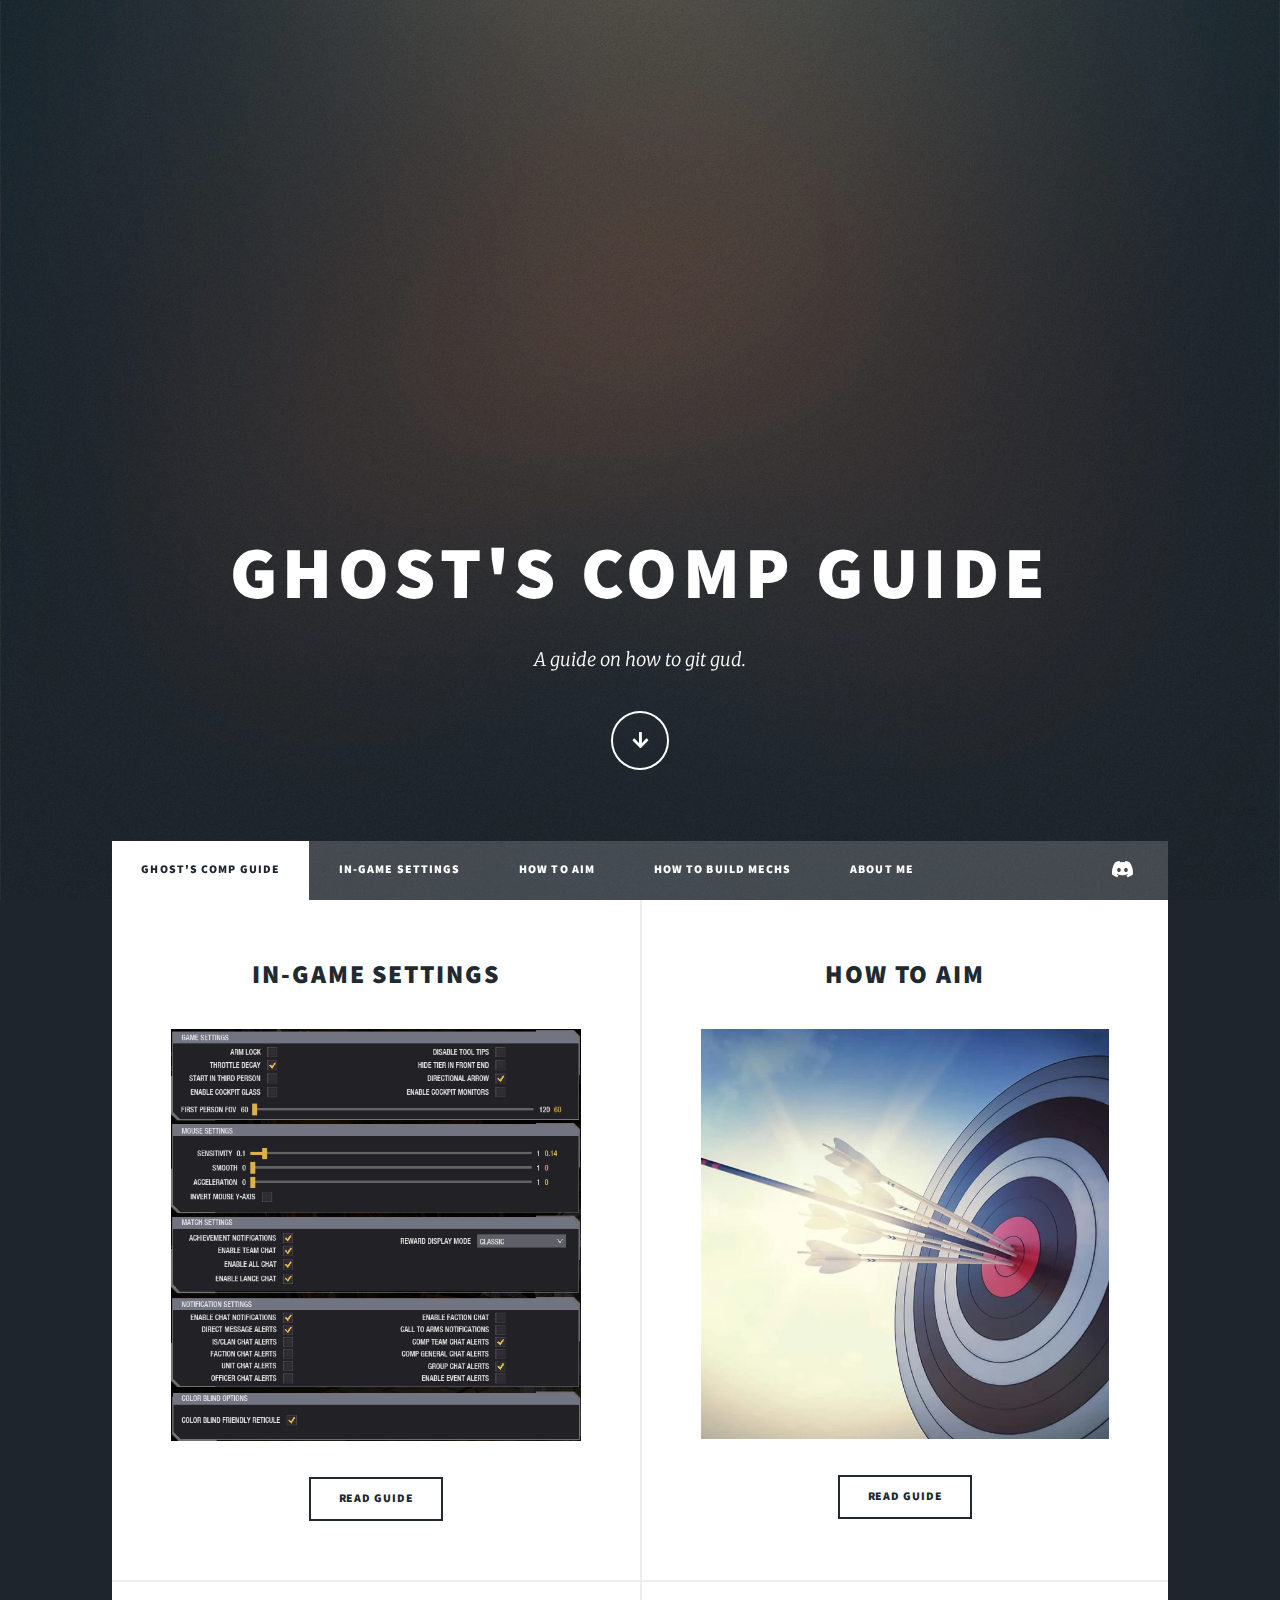
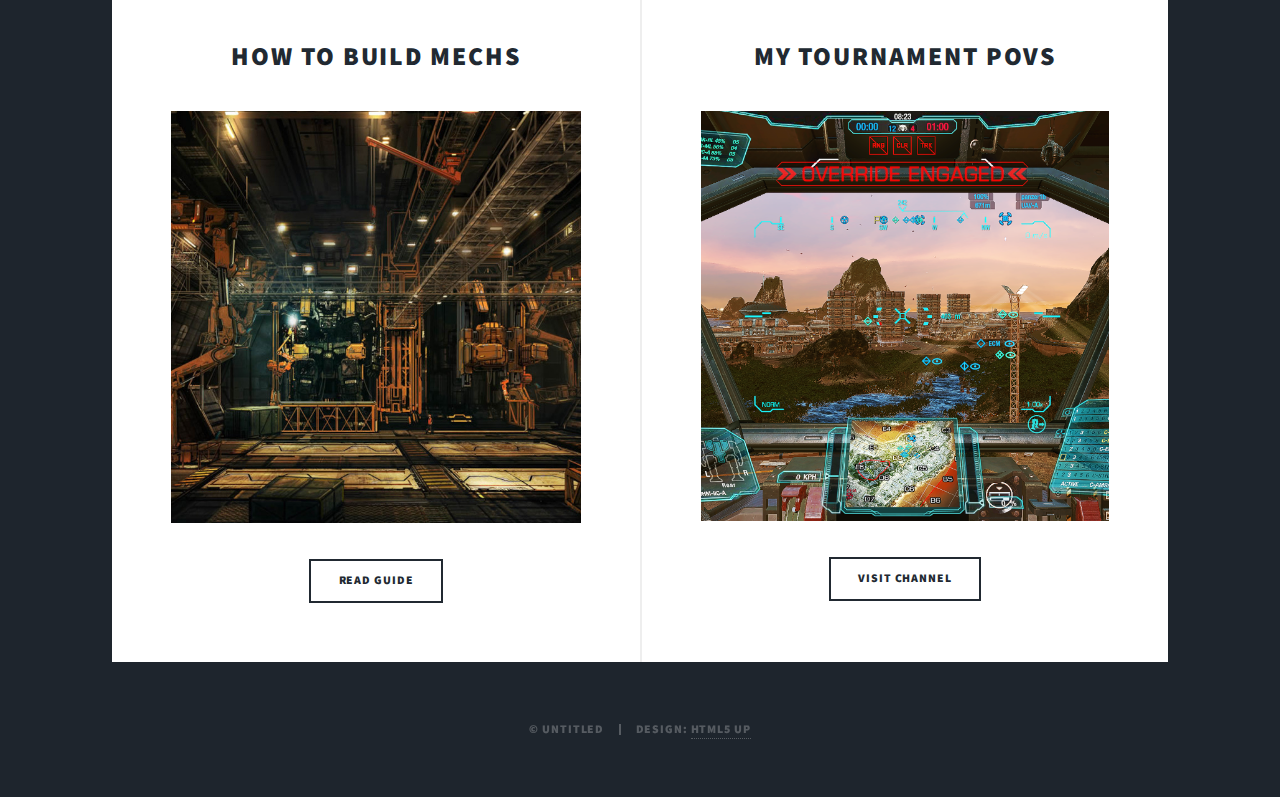
<file: index.html>
<!DOCTYPE HTML>
<!--
	Massively by HTML5 UP
	html5up.net | @ajlkn
	Free for personal and commercial use under the CCA 3.0 license (html5up.net/license)
-->
<html>
	<head>
		<title>Ghost's Comp Guide</title>
		<meta charset="utf-8" />
		<meta name="viewport" content="width=device-width, initial-scale=1, user-scalable=no" />
		<link rel="stylesheet" href="assets/css/main.css" />
		<noscript><link rel="stylesheet" href="assets/css/noscript.css" /></noscript>
	</head>
	<body class="is-preload">

		<!-- Wrapper -->
			<div id="wrapper" class="fade-in">

				<!-- Intro -->
					<div id="intro">
						<h1>Ghost's Comp Guide</h1>
						<p>A guide on how to git gud.</p>
						<ul class="actions">
							<li><a href="#header" class="button icon solid solo fa-arrow-down scroll">Continue</a></li>
						</ul>
					</div>

				<!-- Header -->
					<header id="header">
						<a href="index.html" class="logo">Ghost's Comp Guide</a>
					</header>

				<!-- Nav -->
					<nav id="nav">
						<ul class="links">
							<li class="active"><a href="index.html">Ghost's Comp Guide</a></li>
							<li><a href="settings.html">In-Game settings</a></li>
							<li><a href="aim.html">How to Aim</a></li>
							<li><a href="mechlab.html">How to Build Mechs</a></li>
							<li><a href="about.html">About Me</a></li>
						</ul>
						<ul class="icons">
							<li><a href="https://discord.gg/PbnPphS" target="_blank" class="icon brands fa-discord"><span class="label">Twitter</span></a></li>
						</ul>
					</nav>

				<!-- Main -->
					<div id="main">
						<!-- Posts -->
							<section class="posts">
								<article>
									<header>
										<h2><a href="#">In-Game Settings</a></h2>
									</header>
									<a href="settings.html" class="image fit"><img src="images/game.png" alt="" /></a>
									<ul class="actions special">
										<li><a href="settings.html" class="button">Read Guide</a></li>
									</ul>
								</article>
								<article>
									<header>
										<h2><a href="#">How to Aim</a></h2>
									</header>
									<a href="aim.html" class="image fit"><img src="images/aim.webp" alt="" /></a>
									<ul class="actions special">
										<li><a href="aim.html" class="button">Read Guide</a></li>
									</ul>
								</article>
								<article>
									<header>
										<h2><a href="#">How to Build Mechs</a></h2>
									</header>
									<a href="mechlab.html" class="image fit"><img src="images/mechlab_thumb.jpg" alt="" /></a>
									<ul class="actions special">
										<li><a href="mechlab.html" class="button">Read Guide</a></li>
									</ul>
								</article>
								<article>
									<header>
										<h2><a href="#">My Tournament POVs</a></h2>
									</header>
									<a href="https://www.youtube.com/channel/UCmPE1Ln3MzgP_olAqg-3fSw" target="_blank" class="image fit"><img src="images/pov.png" alt="" /></a>
									<ul class="actions special">
										<li><a href="https://www.youtube.com/channel/UCmPE1Ln3MzgP_olAqg-3fSw" target="_blank" class="button">Visit Channel</a></li>
									</ul>
								</article>
							</section>
					</div>
				<!-- Copyright -->
					<div id="copyright">
						<ul><li>&copy; Untitled</li><li>Design: <a href="https://html5up.net">HTML5 UP</a></li></ul>
					</div>

			</div>

		<!-- Scripts -->
			<script src="assets/js/jquery.min.js"></script>
			<script src="assets/js/jquery.scrollex.min.js"></script>
			<script src="assets/js/jquery.scrolly.min.js"></script>
			<script src="assets/js/browser.min.js"></script>
			<script src="assets/js/breakpoints.min.js"></script>
			<script src="assets/js/util.js"></script>
			<script src="assets/js/main.js"></script>

	</body>
</html>
</file>
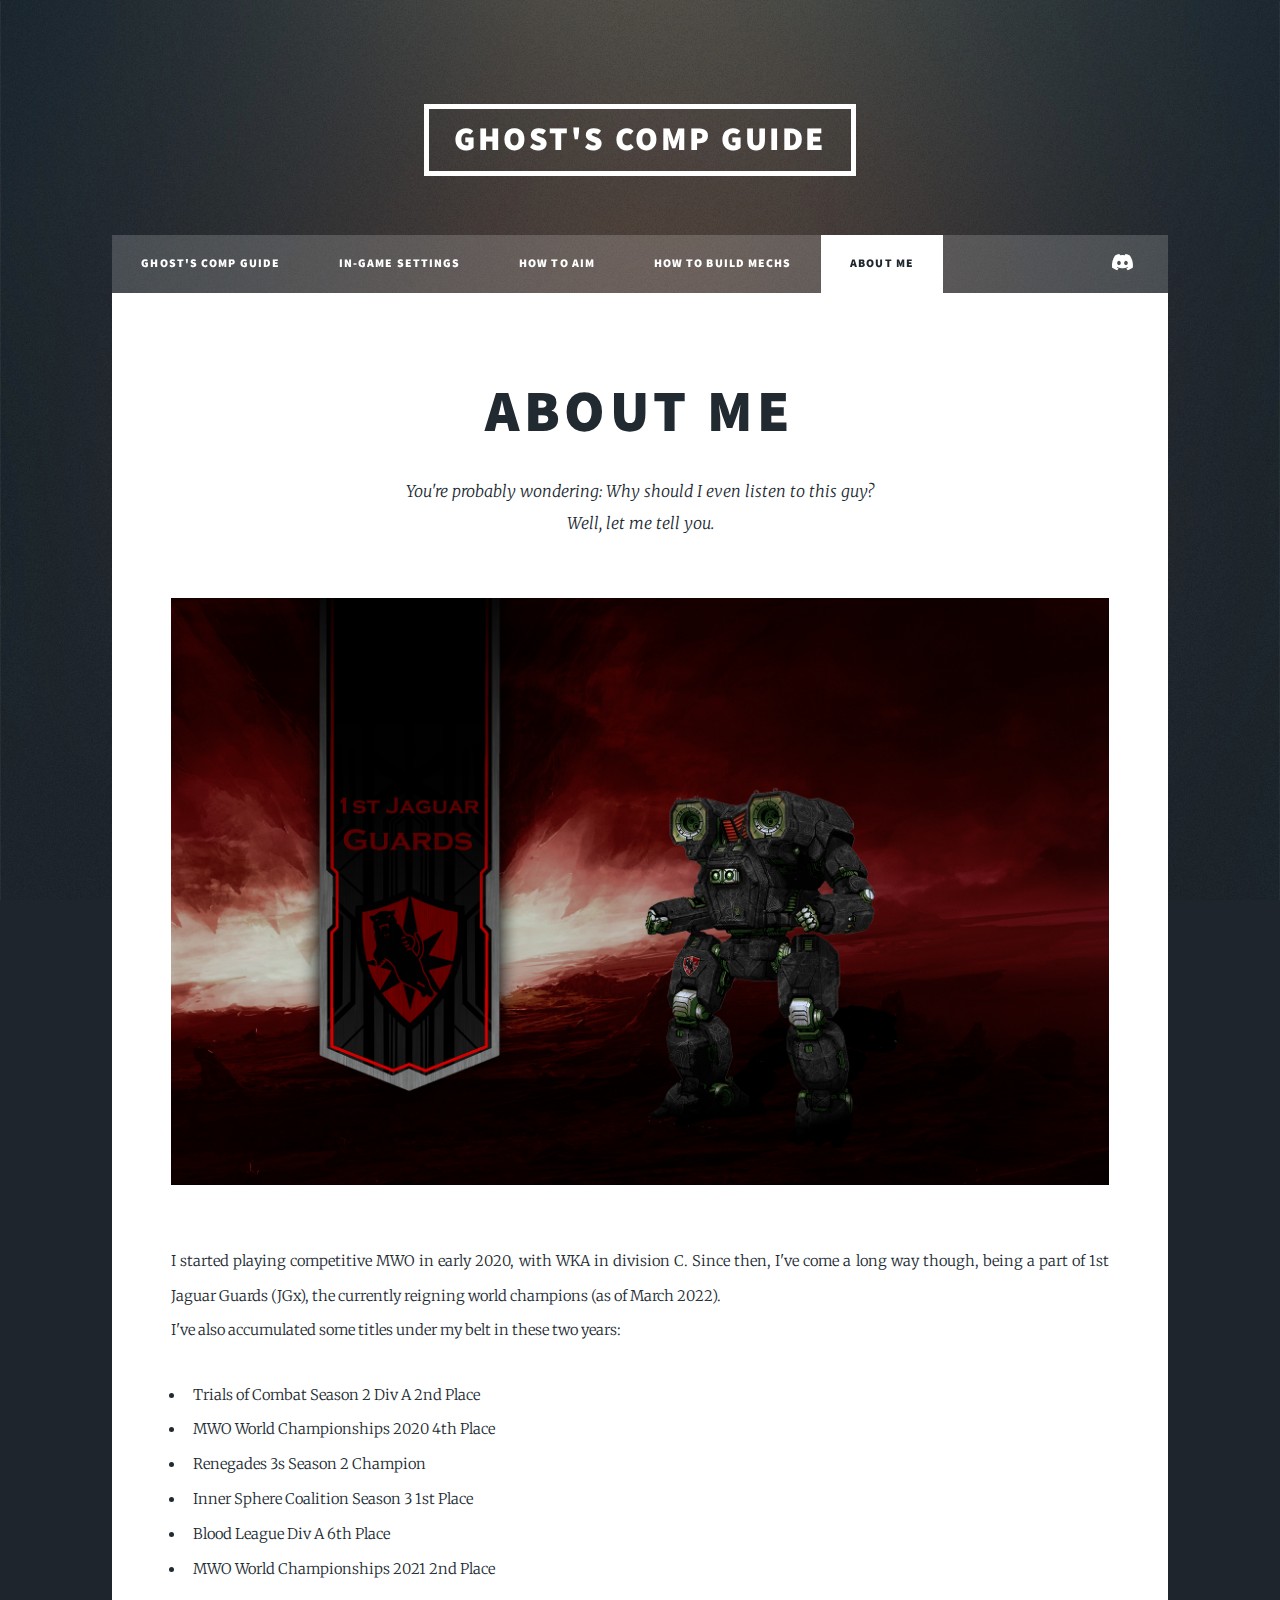
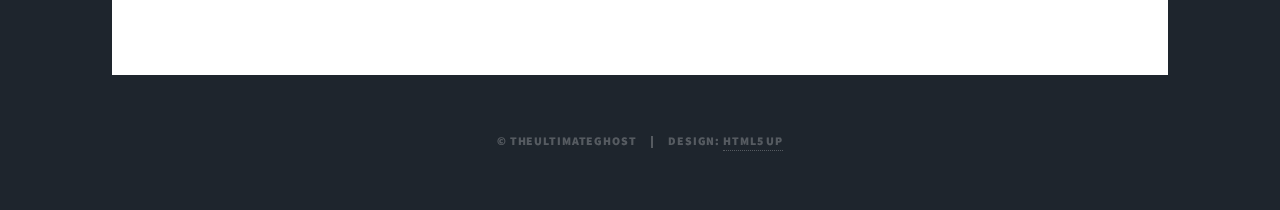
<file: about.html>
<!DOCTYPE HTML>
<!--
	Massively by HTML5 UP
	html5up.net | @ajlkn
	Free for personal and commercial use under the CCA 3.0 license (html5up.net/license)
-->
<html>
	<head>
		<title>About Me - Ghost's Comp Guide</title>
		<meta charset="utf-8" />
		<meta name="viewport" content="width=device-width, initial-scale=1, user-scalable=no" />
		<link rel="stylesheet" href="assets/css/main.css" />
		<noscript><link rel="stylesheet" href="assets/css/noscript.css" /></noscript>
	</head>
	<body class="is-preload">

		<!-- Wrapper -->
			<div id="wrapper">

				<!-- Header -->
					<header id="header">
						<a href="index.html" class="logo">Ghost's Comp Guide</a>
					</header>

				<!-- Nav -->
					<nav id="nav">
						<ul class="links">
							<li><a href="index.html">Ghost's Comp Guide</a></li>
							<li><a href="settings.html">In-Game settings</a></li>
							<li><a href="aim.html">How to Aim</a></li>
							<li><a href="mechlab.html">How to Build Mechs</a></li>
							<li class="active"><a href="about.html">About Me</a></li>
						</ul>
						<ul class="icons">
							<li><a href="https://discord.gg/PbnPphS" target="_blank" class="icon brands fa-discord"><span class="label">Twitter</span></a></li>
						</ul>
					</nav>

				<!-- Main -->
					<div id="main">

						<!-- Post -->
							<section class="post">
								<header class="major">
									<h1>About Me</h1>
									<p>You're probably wondering: Why should I even listen to this guy?<br>Well, let me tell you.</p>
								</header>
								<div class="image main"><img src="images/background.png" alt="" /></div>
								<p>I started playing competitive MWO in early 2020, with WKA in division C. Since then,
									I've come a long way though, being a part of 1st Jaguar Guards (JGx),
									the currently reigning world champions (as of March 2022).
									<br>I've also accumulated some titles under my belt in these two years:
									<ul>
								<li>Trials of Combat Season 2 Div A 2nd Place</li>
								<li>MWO World Championships 2020 4th Place</li>
								<li>Renegades 3s Season 2 Champion</li>
								<li>Inner Sphere Coalition Season 3 1st Place</li>
								<li>Blood League Div A 6th Place</li>
								<li>MWO World Championships 2021 2nd Place</li>
							</ul>
								</p>
							</section>

					</div>

				<!-- Copyright -->
					<div id="copyright">
						<ul><li>&copy; TheUltimateGhost</li><li>Design: <a href="https://html5up.net">HTML5 UP</a></li></ul>
					</div>

			</div>

		<!-- Scripts -->
			<script src="assets/js/jquery.min.js"></script>
			<script src="assets/js/jquery.scrollex.min.js"></script>
			<script src="assets/js/jquery.scrolly.min.js"></script>
			<script src="assets/js/browser.min.js"></script>
			<script src="assets/js/breakpoints.min.js"></script>
			<script src="assets/js/util.js"></script>
			<script src="assets/js/main.js"></script>

	</body>
</html>
</file>
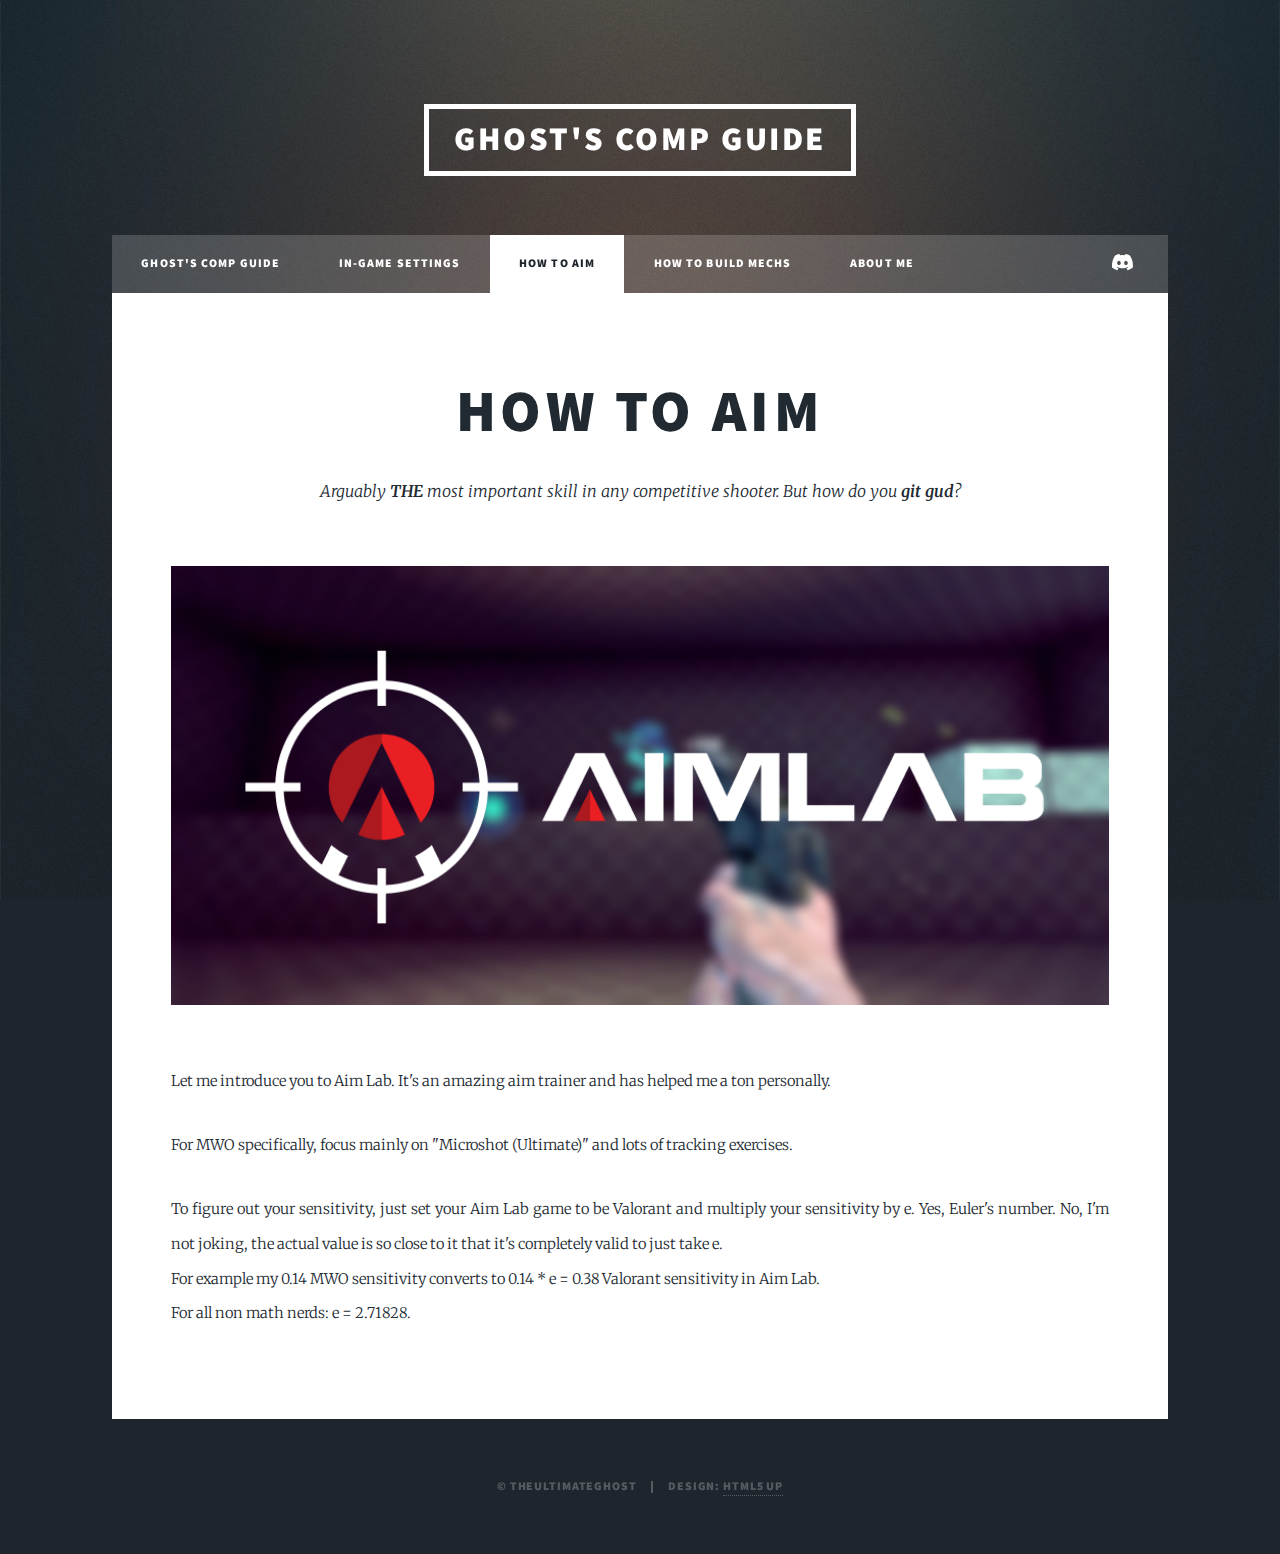
<file: aim.html>
<!DOCTYPE HTML>
<!--
	Massively by HTML5 UP
	html5up.net | @ajlkn
	Free for personal and commercial use under the CCA 3.0 license (html5up.net/license)
-->
<html>
	<head>
		<title>How to Aim - Ghost's Comp Guide</title>
		<meta charset="utf-8" />
		<meta name="viewport" content="width=device-width, initial-scale=1, user-scalable=no" />
		<link rel="stylesheet" href="assets/css/main.css" />
		<noscript><link rel="stylesheet" href="assets/css/noscript.css" /></noscript>
	</head>
	<body class="is-preload">

		<!-- Wrapper -->
			<div id="wrapper">

				<!-- Header -->
					<header id="header">
						<a href="index.html" class="logo">Ghost's Comp Guide</a>
					</header>

				<!-- Nav -->
					<nav id="nav">
						<ul class="links">
							<li><a href="index.html">Ghost's Comp Guide</a></li>
							<li><a href="settings.html">In-Game settings</a></li>
							<li class="active"><a href="aim.html">How to Aim</a></li>
							<li><a href="mechlab.html">How to Build Mechs</a></li>
							<li><a href="about.html">About Me</a></li>
						</ul>
						<ul class="icons">
							<li><a href="https://discord.gg/PbnPphS" target="_blank" class="icon brands fa-discord"><span class="label">Twitter</span></a></li>
						</ul>
					</nav>

				<!-- Main -->
					<div id="main">

						<!-- Post -->
							<section class="post">
								<header class="major">
									<h1>How to aim</h1>
									<p>Arguably <b>THE</b> most important skill in any competitive shooter. But how do you <b>git gud</b>?</p>
								</header>
								<div class="image main"><img src="images/aimlab.png" alt="" /></div>
								<p>Let me introduce you to Aim Lab. It's an amazing aim trainer and has helped me a ton personally.</p>
								<p>For MWO specifically, focus mainly on "Microshot (Ultimate)" and lots of tracking exercises.</p>
								<p>To figure out your sensitivity, just set your Aim Lab game to be Valorant and multiply your sensitivity by e.
									Yes, Euler's number. No, I'm not joking, the actual value is so close to it that it's completely valid to just take e.
								<br>For example my 0.14 MWO sensitivity converts to 0.14 * e = 0.38 Valorant sensitivity in Aim Lab.<br>For all non math nerds: e = 2.71828.</p>
							</section>

					</div>

				<!-- Copyright -->
					<div id="copyright">
						<ul><li>&copy; TheUltimateGhost</li><li>Design: <a href="https://html5up.net">HTML5 UP</a></li></ul>
					</div>

			</div>

		<!-- Scripts -->
			<script src="assets/js/jquery.min.js"></script>
			<script src="assets/js/jquery.scrollex.min.js"></script>
			<script src="assets/js/jquery.scrolly.min.js"></script>
			<script src="assets/js/browser.min.js"></script>
			<script src="assets/js/breakpoints.min.js"></script>
			<script src="assets/js/util.js"></script>
			<script src="assets/js/main.js"></script>

	</body>
</html>
</file>
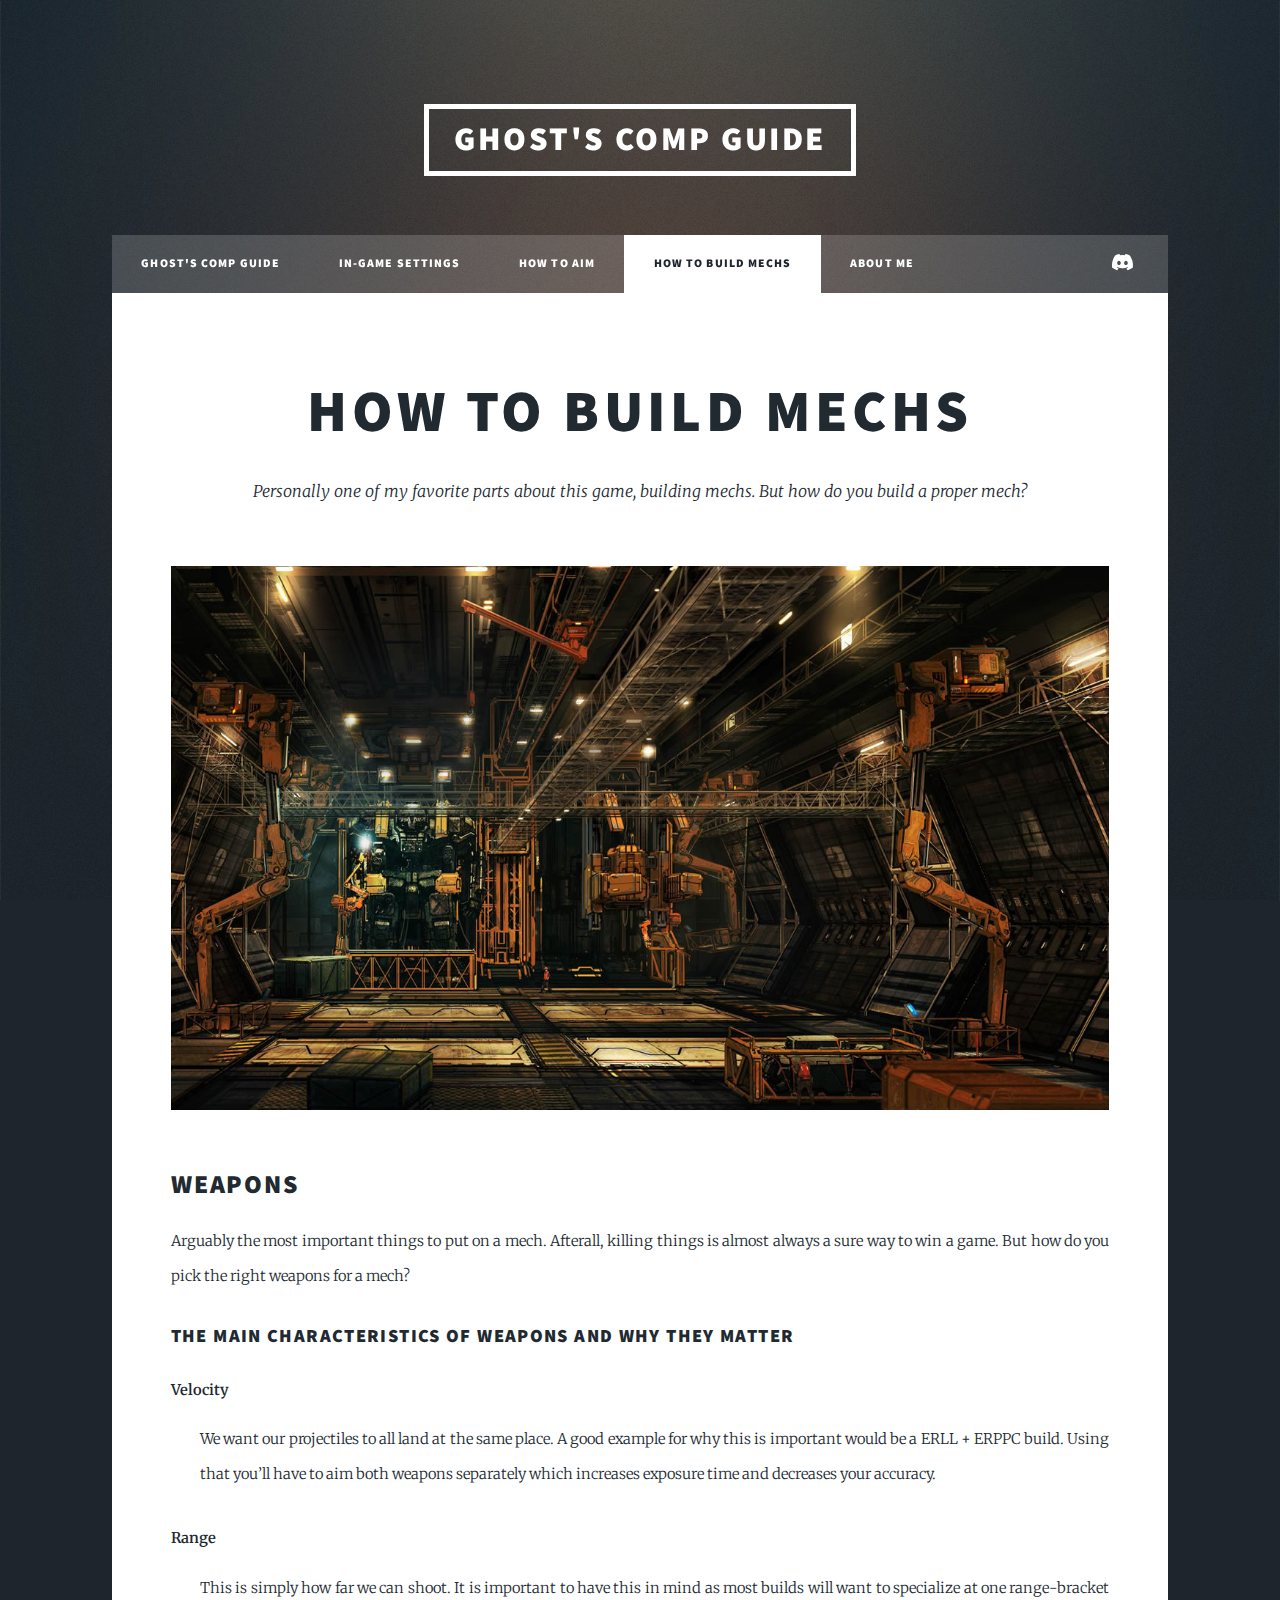
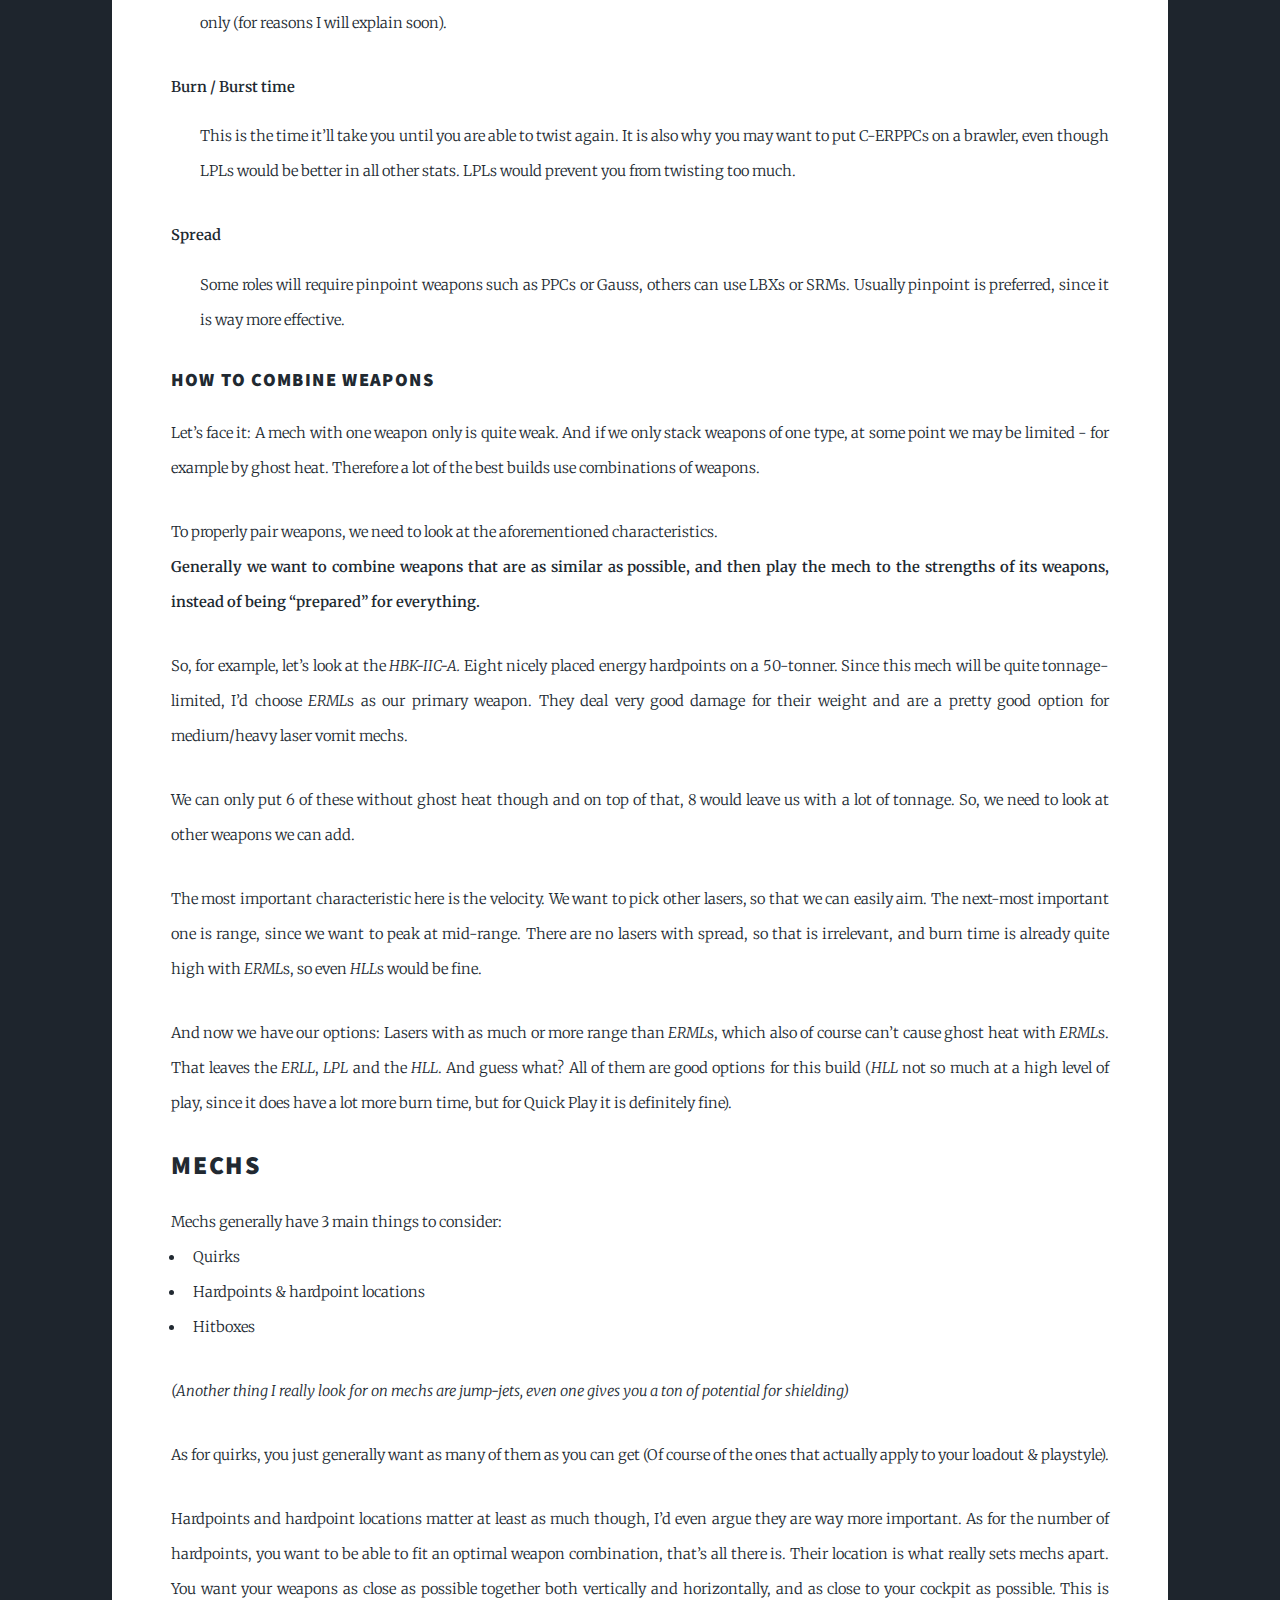
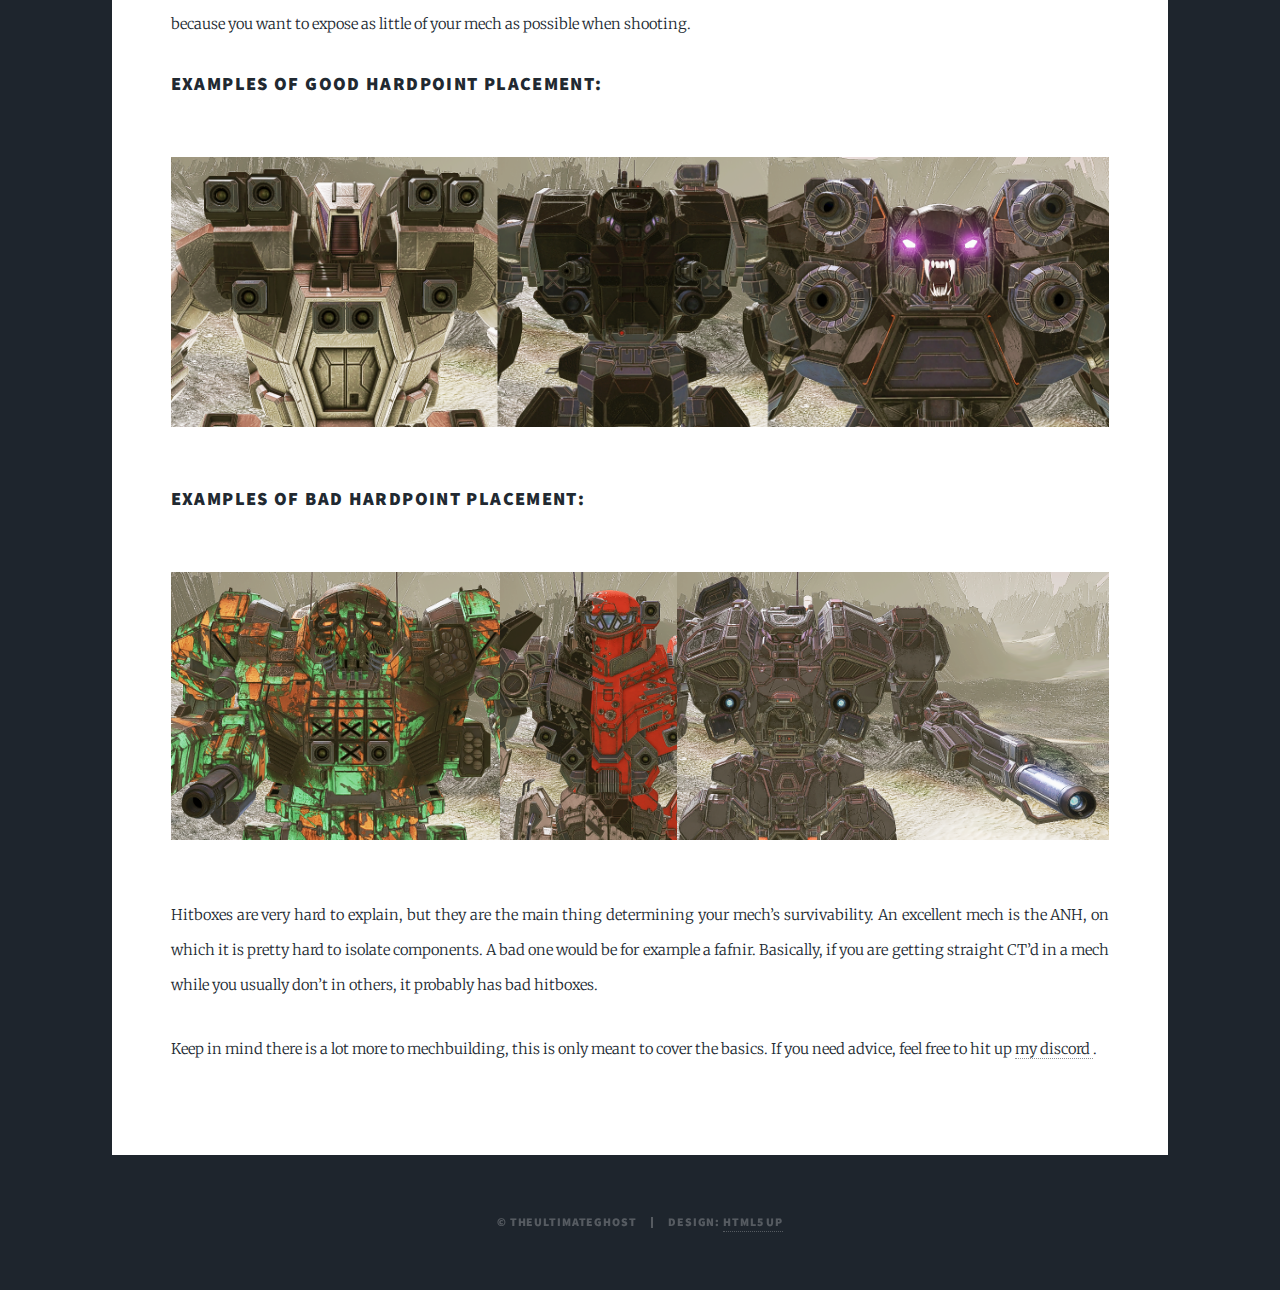
<file: mechlab.html>
<!DOCTYPE HTML>
<!--
	Massively by HTML5 UP
	html5up.net | @ajlkn
	Free for personal and commercial use under the CCA 3.0 license (html5up.net/license)
-->
<html>
	<head>
		<title>How to Build Mechs - Ghost's Comp Guide</title>
		<meta charset="utf-8" />
		<meta name="viewport" content="width=device-width, initial-scale=1, user-scalable=no" />
		<link rel="stylesheet" href="assets/css/main.css" />
		<noscript><link rel="stylesheet" href="assets/css/noscript.css" /></noscript>
	</head>
	<body class="is-preload">

		<!-- Wrapper -->
			<div id="wrapper">

				<!-- Header -->
					<header id="header">
						<a href="index.html" class="logo">Ghost's Comp Guide</a>
					</header>

				<!-- Nav -->
					<nav id="nav">
						<ul class="links">
							<li><a href="index.html">Ghost's Comp Guide</a></li>
							<li><a href="settings.html">In-Game settings</a></li>
							<li><a href="aim.html">How to Aim</a></li>
							<li class="active"><a href="mechlab.html">How to Build Mechs</a></li>
							<li><a href="about.html">About Me</a></li>
						</ul>
						<ul class="icons">
							<li><a href="https://discord.gg/PbnPphS" target="_blank" class="icon brands fa-discord"><span class="label">Twitter</span></a></li>
						</ul>
					</nav>

				<!-- Main -->
					<div id="main">

						<!-- Post -->
							<section class="post">
								<header class="major">
									<h1>How to build mechs</h1>
									<p>Personally one of my favorite parts about this game, building mechs. But how do you build a proper mech?</p>
								</header>
								<div class="image main"><img src="images/mechlab.jpg" alt="" /></div>
								<h2>Weapons</h2>
								<p>Arguably the most important things to put on a mech. Afterall, killing things is almost always a sure way to win a game. But how do you pick the right weapons for a mech?</p>
								<h3>The main characteristics of weapons and why they matter</h3>
								<dl>
									<dt>Velocity</dt>
									<dd>
										<p>We want our projectiles to all land at the same place. A good example for why this is important would be a ERLL + ERPPC build. Using that you’ll have to aim both weapons separately which increases exposure time and decreases your accuracy.</p>
									</dd>
									<dt>Range</dt>
									<dd>
										<p>This is simply how far we can shoot. It is important to have this in mind as most builds will want to specialize at one range-bracket only (for reasons I will explain soon).</p>
									</dd>
									<dt>Burn / Burst time</dt>
									<dd>
										<p>This is the time it’ll take you until you are able to twist again. It is also why you may want to put C-ERPPCs on a brawler, even though LPLs would be better in all other stats. LPLs would prevent you from twisting too much.</p>
									</dd>
									<dt>Spread</dt>
									<dd>
										<p>Some roles will require pinpoint weapons such as PPCs or Gauss, others can use LBXs or SRMs. Usually pinpoint is preferred, since it is way more effective.</p>
									</dd>
								</dl>
								<h3>How to combine weapons</h3>
								<p>Let’s face it: A mech with one weapon only is quite weak. And if we only stack weapons of one type, at some point we may be limited - for example by ghost heat. Therefore a lot of the best builds use combinations of weapons.</p>
								<p>To properly pair weapons, we need to look at the aforementioned characteristics. <br><b>Generally we want to combine weapons that are as similar as possible, and then play the mech to the strengths of its weapons, instead of being “prepared” for everything.</b></p>
								<p>So, for example, let’s look at the <i>HBK-IIC-A.</i> Eight nicely placed energy hardpoints on a 50-tonner. Since this mech will be quite tonnage-limited, I’d choose <i>ERML</i>s as our primary weapon. They deal very good damage for their weight and are a pretty good option for medium/heavy laser vomit mechs.</p>
								<p>We can only put 6 of these without ghost heat though and on top of that, 8 would leave us with a lot of tonnage. So, we need to look at other weapons we can add.</p>
								<p>The most important characteristic here is the velocity. We want to pick other lasers, so that we can easily aim. The next-most important one is range, since we want to peak at mid-range. There are no lasers with spread, so that is irrelevant, and burn time is already quite high with <i>ERML</i>s, so even <i>HLL</i>s would be fine.</p>
								<p>And now we have our options: Lasers with as much or more range than <i>ERML</i>s, which also of course can’t cause ghost heat with <i>ERML</i>s. That leaves the <i>ERLL</i>, <i>LPL</i> and the <i>HLL</i>. And guess what? All of them are good options for this build (<i>HLL</i> not so much at a high level of play, since it does have a lot more burn time, but for Quick Play it is definitely fine).</p>

								<h2>Mechs</h2>
								Mechs generally have 3 main things to consider:
								<ul>
									<li>Quirks</li>
									<li>Hardpoints & hardpoint locations</li>
									<li>Hitboxes</li>
								</ul>
								<p></p><i>(Another thing I really look for on mechs are jump-jets, even one gives you a ton of potential for shielding)</i></p>

								<p>As for quirks, you just generally want as many of them as you can get (Of course of the ones that actually apply to your loadout & playstyle).</p>
								<p>Hardpoints and hardpoint locations matter at least as much though, I’d even argue they are way more important. As for the number of hardpoints, you want to be able to fit an optimal weapon combination, that’s all there is. Their location is what really sets mechs apart. You want your weapons as close as possible together both vertically and horizontally, and as close to your cockpit as possible. This is because you want to expose as little of your mech as possible when shooting.</p>

								<h3>Examples of good hardpoint placement:</h3>
								<div class="image main"><img src="images/goodmounts.png" alt="" /></div>

								<h3>Examples of bad hardpoint placement:</h3>
								<div class="image main"><img src="images/badmounts.png" alt="" /></div>

								<p>Hitboxes are very hard to explain, but they are the main thing determining your mech’s survivability. An excellent mech is the ANH, on which it is pretty hard to isolate components. A bad one would be for example a fafnir. Basically, if you are getting straight CT’d in a mech while you usually don’t in others, it probably has bad hitboxes.</p>
								<p>Keep in mind there is a lot more to mechbuilding, this is only meant to cover the basics. If you need advice, feel free to hit up
									<a href="https://discord.gg/PbnPphS" target="_blank">
									my discord
								</a>.</p>

							</section>

					</div>

				<!-- Copyright -->
					<div id="copyright">
						<ul><li>&copy; TheUltimateGhost</li><li>Design: <a href="https://html5up.net">HTML5 UP</a></li></ul>
					</div>

			</div>

		<!-- Scripts -->
			<script src="assets/js/jquery.min.js"></script>
			<script src="assets/js/jquery.scrollex.min.js"></script>
			<script src="assets/js/jquery.scrolly.min.js"></script>
			<script src="assets/js/browser.min.js"></script>
			<script src="assets/js/breakpoints.min.js"></script>
			<script src="assets/js/util.js"></script>
			<script src="assets/js/main.js"></script>

	</body>
</html>
</file>
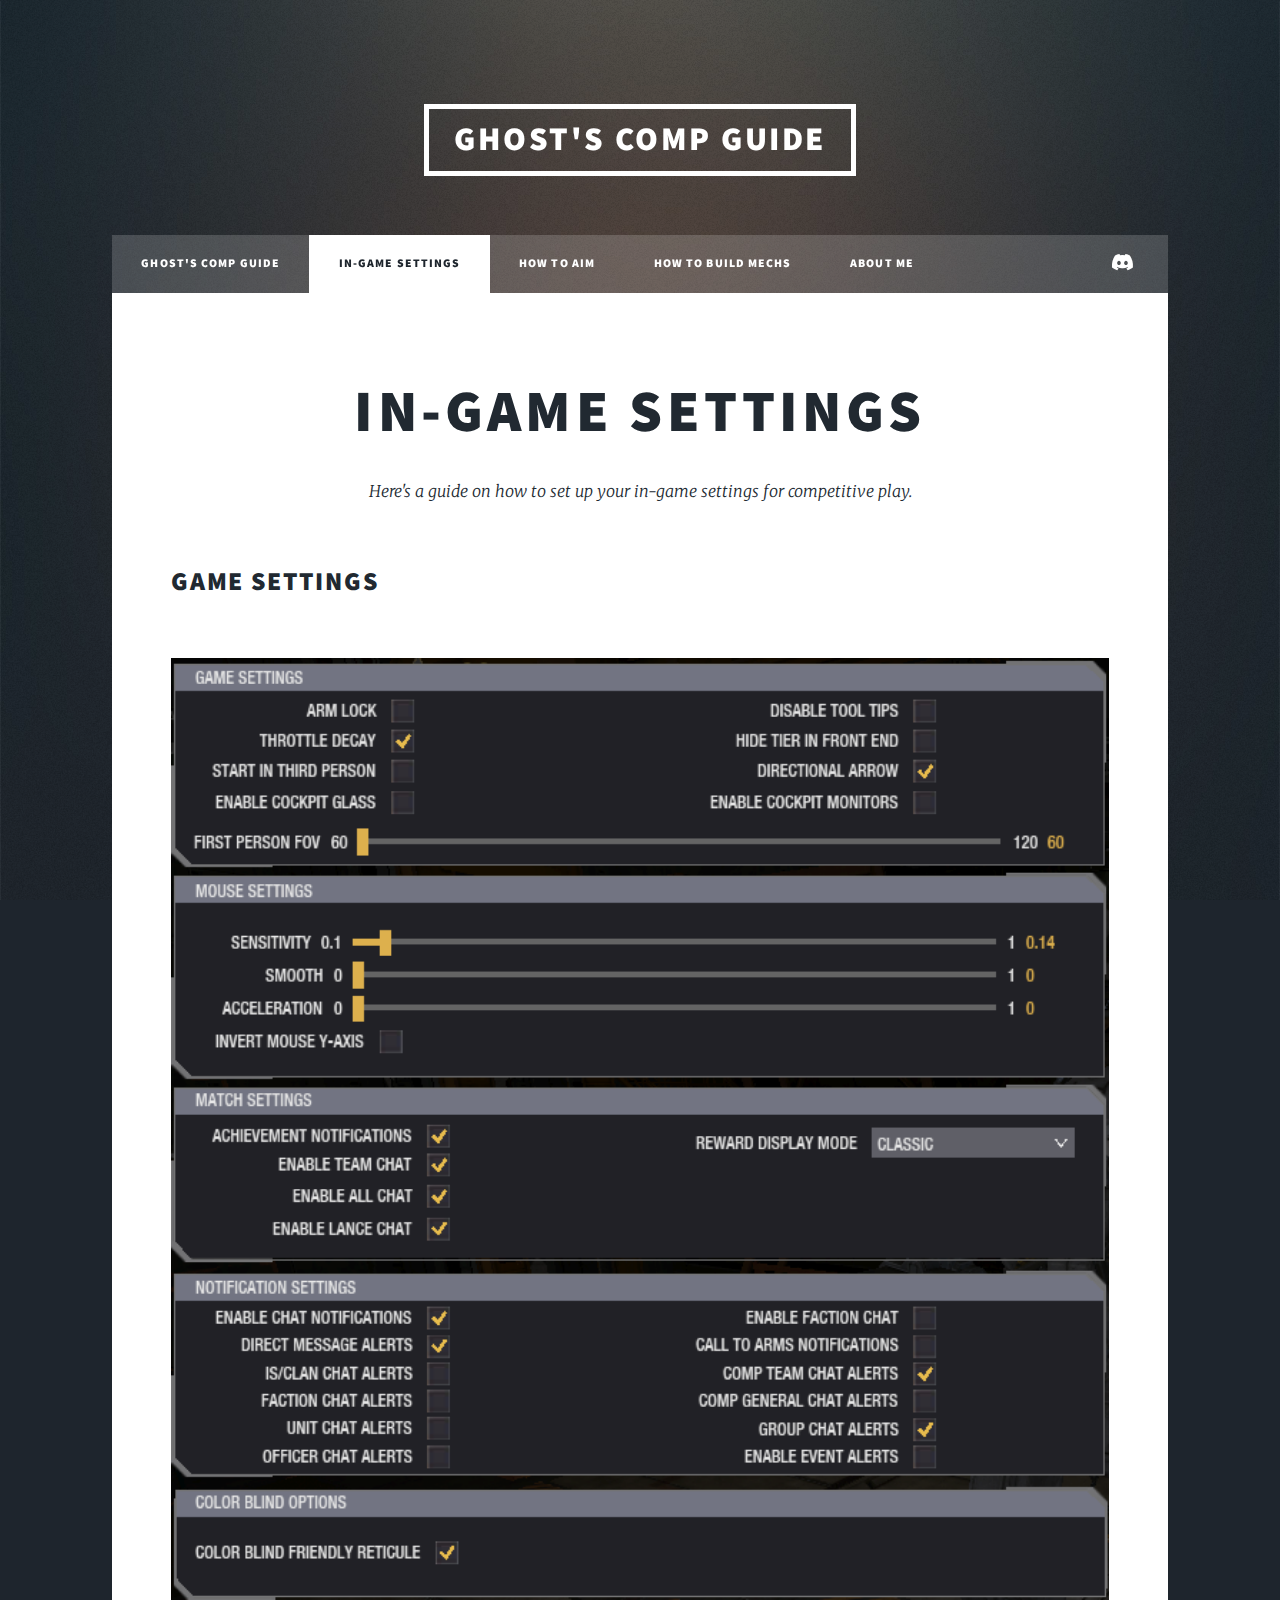
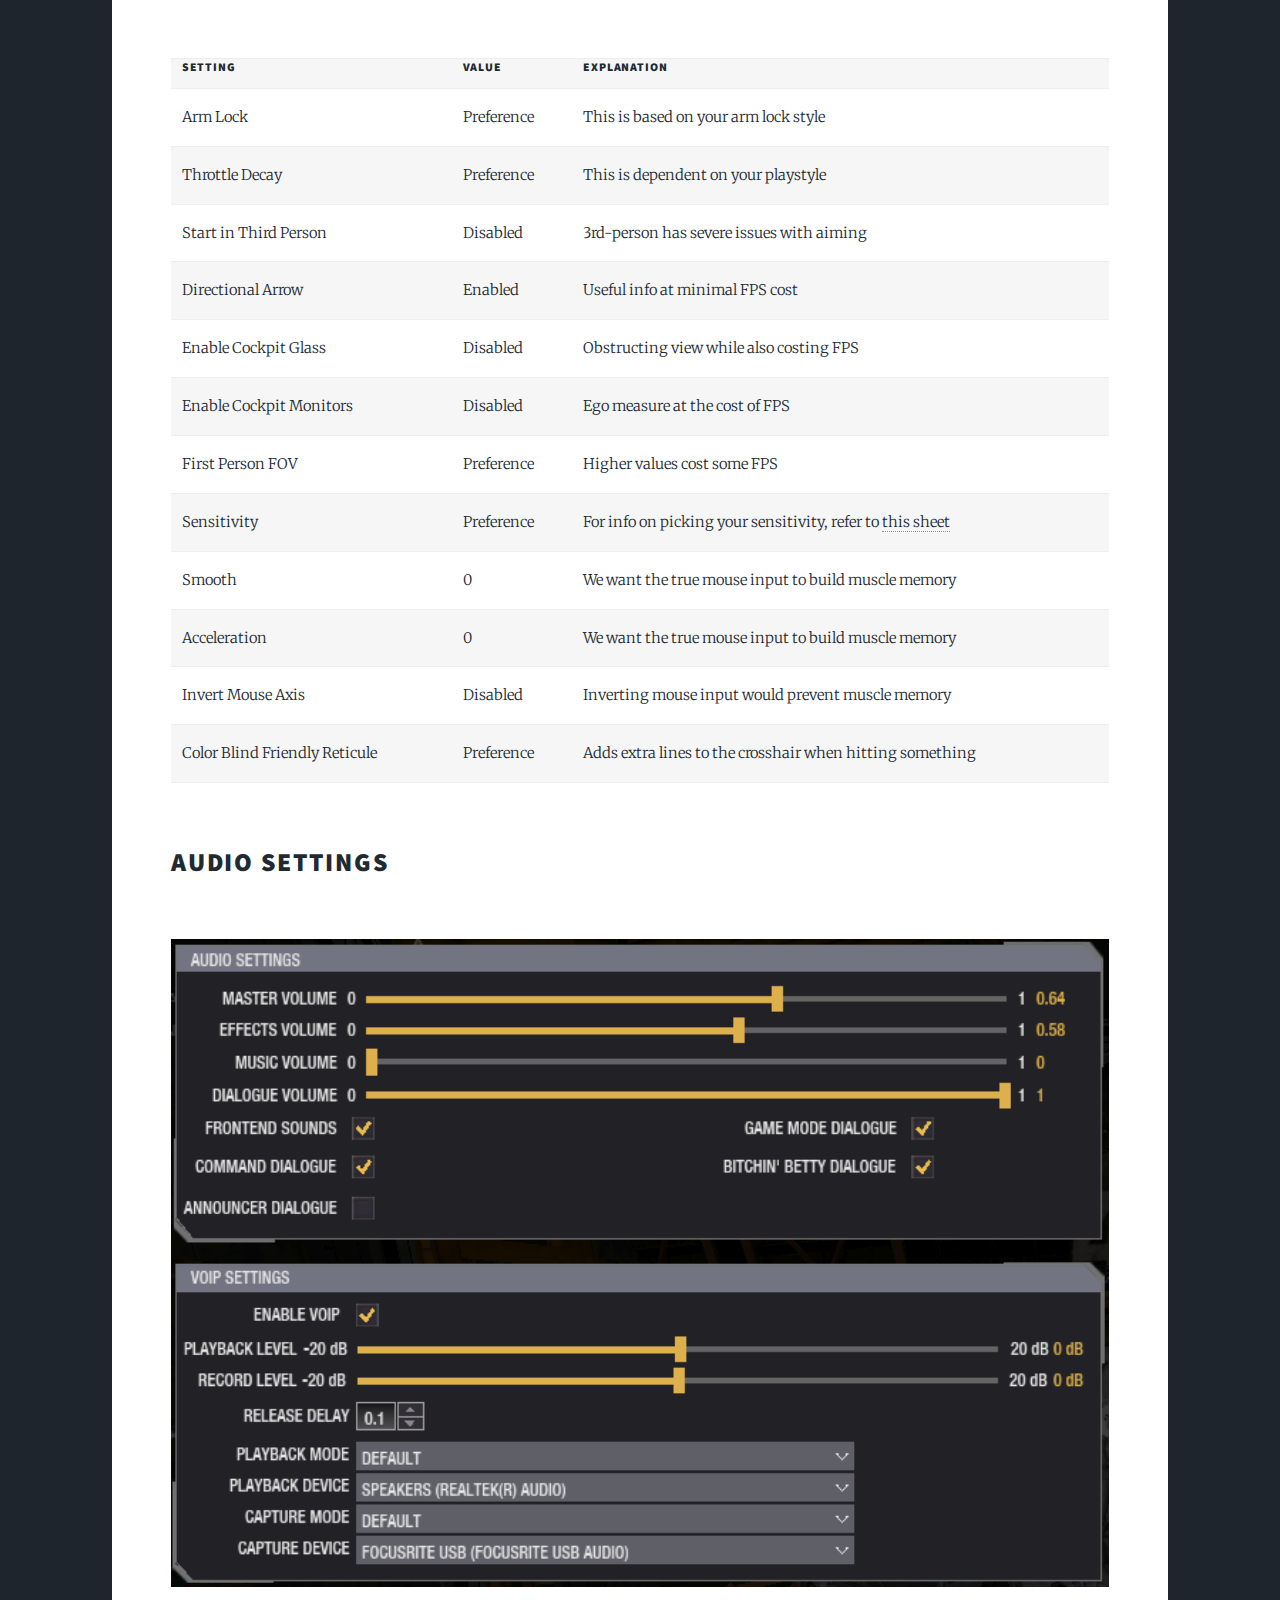
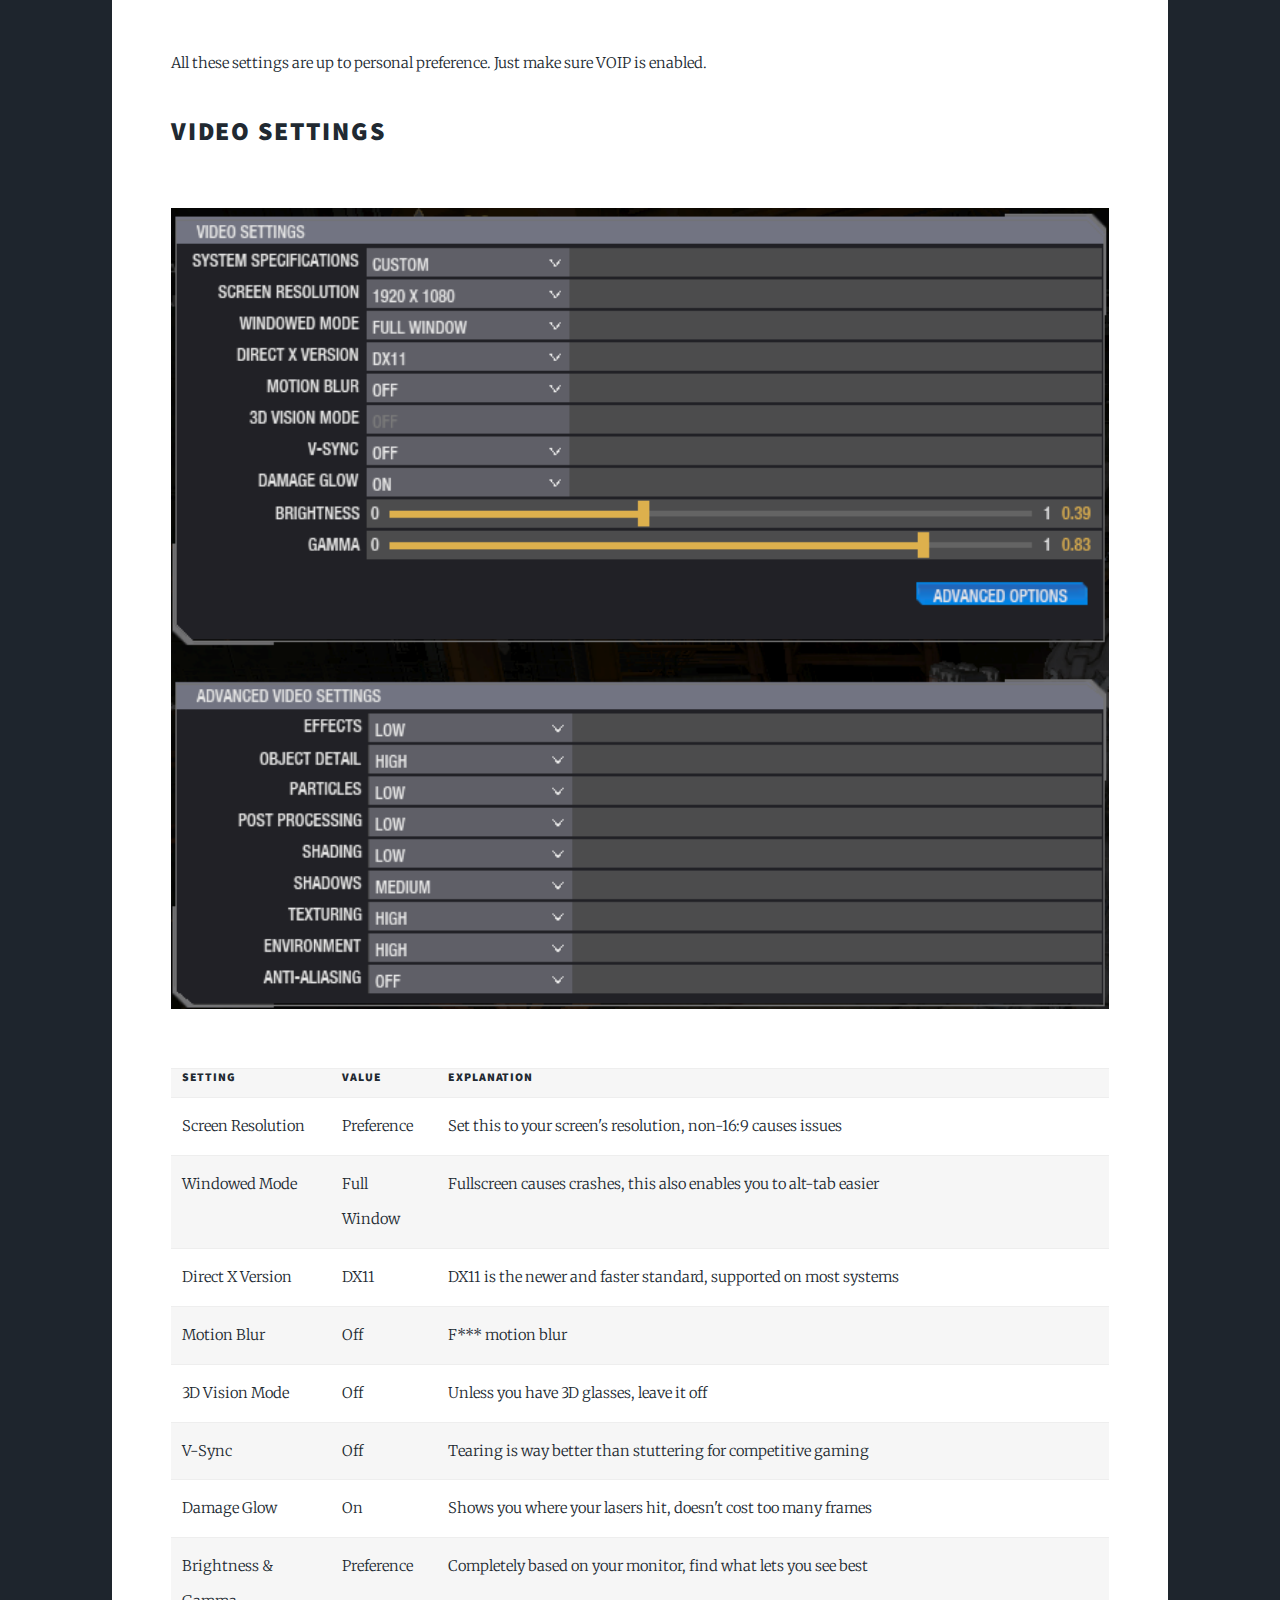
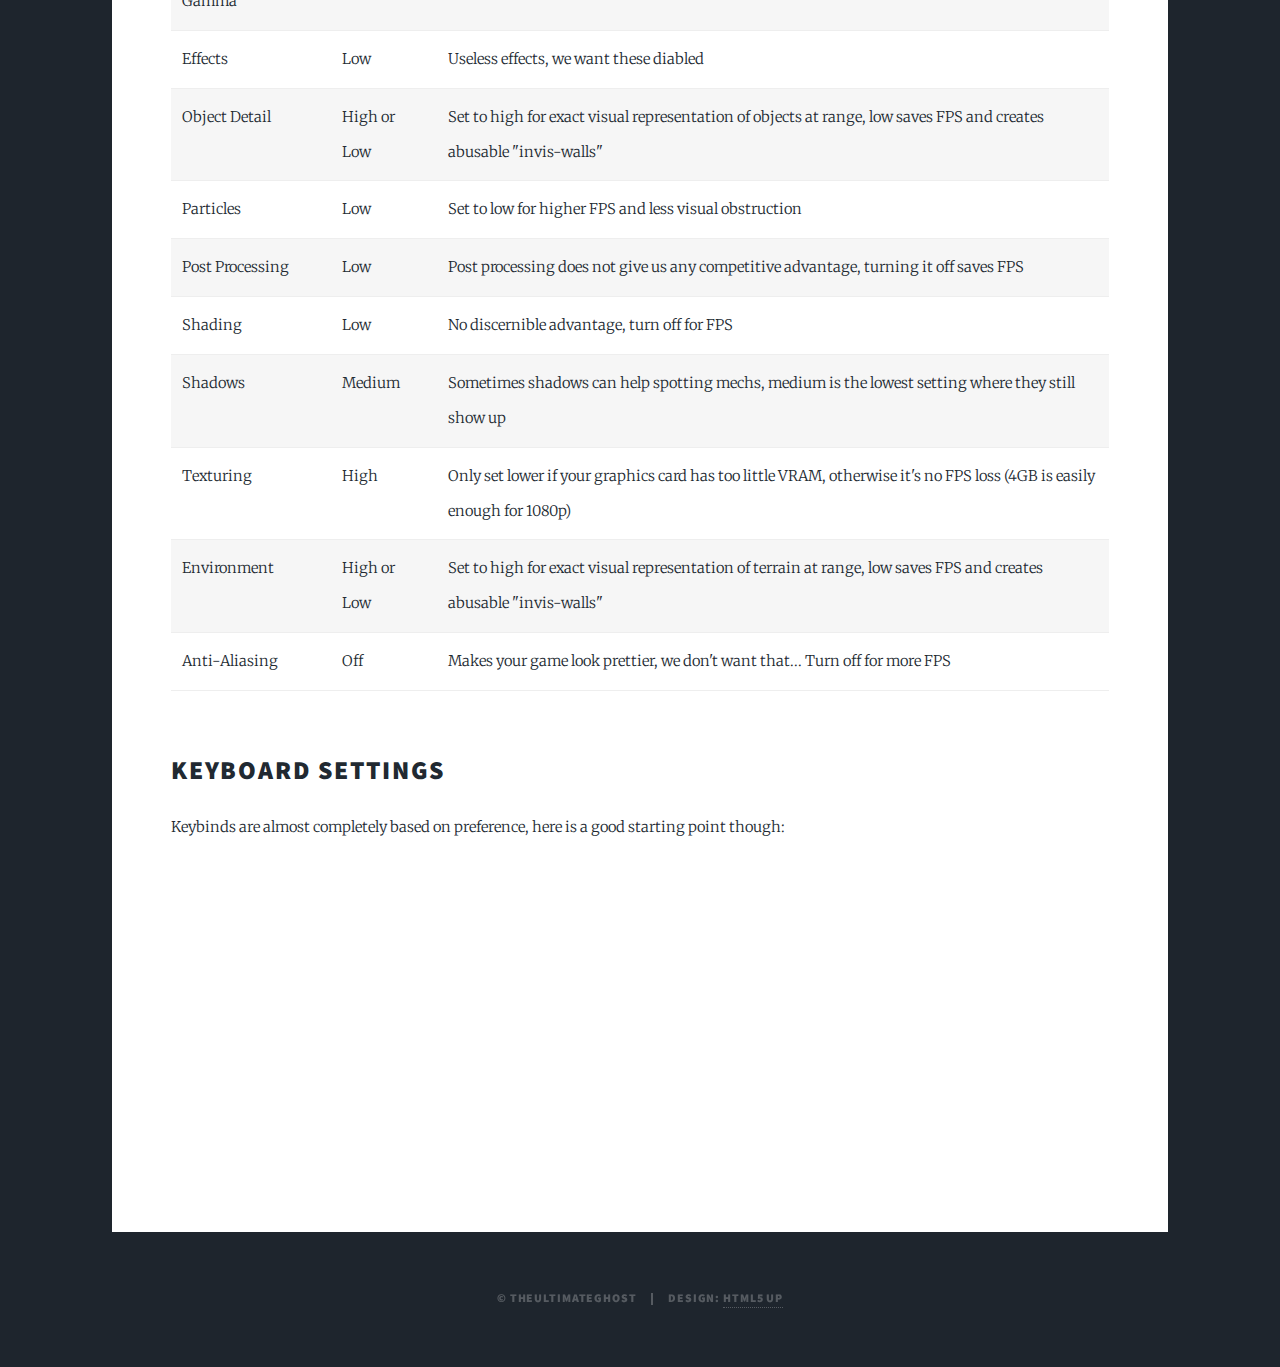
<file: settings.html>
<!DOCTYPE HTML>
<!--
	Massively by HTML5 UP
	html5up.net | @ajlkn
	Free for personal and commercial use under the CCA 3.0 license (html5up.net/license)
-->
<html>
	<head>
		<title>In-Game Settings - Ghost's Comp Guide</title>
		<meta charset="utf-8" />
		<meta name="viewport" content="width=device-width, initial-scale=1, user-scalable=no" />
		<link rel="stylesheet" href="assets/css/main.css" />
		<noscript><link rel="stylesheet" href="assets/css/noscript.css" /></noscript>
	</head>
	<body class="is-preload">

		<!-- Wrapper -->
			<div id="wrapper">

				<!-- Header -->
					<header id="header">
						<a href="index.html" class="logo">Ghost's Comp Guide</a>
					</header>

				<!-- Nav -->
					<nav id="nav">
						<ul class="links">
							<li><a href="index.html">Ghost's Comp Guide</a></li>
							<li class="active"><a href="settings.html">In-Game settings</a></li>
							<li><a href="aim.html">How to Aim</a></li>
							<li><a href="mechlab.html">How to Build Mechs</a></li>
							<li><a href="about.html">About Me</a></li>
						</ul>
						<ul class="icons">
							<li><a href="https://discord.gg/PbnPphS" target="_blank" class="icon brands fa-discord"><span class="label">Twitter</span></a></li>
						</ul>
					</nav>

				<!-- Main -->
					<div id="main">

						<!-- Post -->
							<section class="post">
								<header class="major">
									<h1>In-Game Settings</h1>
									<p>Here's a guide on how to set up your in-game settings for competitive play.</p>
								</header>
								<div>
									<h2>
										Game Settings
									</h2>
									<div class="image main">
										<img src="images/game.png">
									</div>
									<table>
										<tr>
											<th>Setting</th>
											<th>Value</th>
											<th>Explanation</th>
										</tr>
										<tr>
											<td>Arm Lock</td>
											<td>Preference</td>
											<td>This is based on your arm lock style</td>
										</tr>
										<tr>
											<td>Throttle Decay</td>
											<td>Preference</td>
											<td>This is dependent on your playstyle</td>
										</tr>
										<tr>
											<td>Start in Third Person</td>
											<td>Disabled</td>
											<td>3rd-person has severe issues with aiming</td>
										</tr>
										<tr>
											<td>Directional Arrow</td>
											<td>Enabled</td>
											<td>Useful info at minimal FPS cost</td>
										</tr>
										<tr>
											<td>Enable Cockpit Glass</td>
											<td>Disabled</td>
											<td>Obstructing view while also costing FPS</td>
										</tr>
										<tr>
											<td>Enable Cockpit Monitors</td>
											<td>Disabled</td>
											<td>Ego measure at the cost of FPS</td>
										</tr>
										<tr>
											<td>First Person FOV</td>
											<td>Preference</td>
											<td>Higher values cost some FPS</td>
										</tr>
										<tr>
											<td>Sensitivity</td>
											<td>Preference</td>
											<td>
												For info on picking your sensitivity, refer to
												<a href="https://docs.google.com/spreadsheets/d/1lR50kWnykmjh63X7KXzOLXwEgdC3f9jeaiqI30etMXo/edit#gid=943931313" target="_blank">
													this sheet
												</a>
											</td>
										</tr>
										<tr>
											<td>Smooth</td>
											<td>0</td>
											<td>We want the true mouse input to build muscle memory</td>
										</tr>
										<tr>
											<td>Acceleration</td>
											<td>0</td>
											<td>We want the true mouse input to build muscle memory</td>
										</tr>
										<tr>
											<td>Invert Mouse Axis</td>
											<td>Disabled</td>
											<td>Inverting mouse input would prevent muscle memory</td>
										</tr>
										<tr>
											<td>Color Blind Friendly Reticule</td>
											<td>Preference</td>
											<td>Adds extra lines to the crosshair when hitting something</td>
										</tr>
									</table>
									<br>
								</div>
								<div>
									<h2>
										Audio Settings
									</h2>
									<div class="image main">
										<img src="images/audio.png">
									</div>
									All these settings are up to personal preference. Just make sure VOIP is enabled.
									<br>
									<br>
								</div>
								<div>
									<h2>
										Video Settings
									</h2>
									<div class="image main">
										<img src="images/video.png">
									</div>

									<table>
										<tr>
											<th>Setting</th>
											<th>Value</th>
											<th>Explanation</th>
										</tr>
										<tr>
											<td>Screen Resolution</td>
											<td>Preference</td>
											<td>Set this to your screen's resolution, non-16:9 causes issues</td>
										</tr>
										<tr>
											<td>Windowed Mode</td>
											<td>Full Window</td>
											<td>Fullscreen causes crashes, this also enables you to alt-tab easier</td>
										</tr>
										<tr>
											<td>Direct X Version</td>
											<td>DX11</td>
											<td>DX11 is the newer and faster standard, supported on most systems</td>
										</tr>
										<tr>
											<td>Motion Blur</td>
											<td>Off</td>
											<td>F*** motion blur</td>
										</tr>
										<tr>
											<td>3D Vision Mode</td>
											<td>Off</td>
											<td>Unless you have 3D glasses, leave it off</td>
										</tr>
										<tr>
											<td>V-Sync</td>
											<td>Off</td>
											<td>Tearing is way better than stuttering for competitive gaming</td>
										</tr>
										<tr>
											<td>Damage Glow</td>
											<td>On</td>
											<td>Shows you where your lasers hit, doesn't cost too many frames</td>
										</tr>
										<tr>
											<td>Brightness & Gamma</td>
											<td>Preference</td>
											<td>Completely based on your monitor, find what lets you see best</td>
										</tr>
										<tr>
											<td>Effects</td>
											<td>Low</td>
											<td>Useless effects, we want these diabled</td>
										</tr>
										<tr>
											<td>Object Detail</td>
											<td>High or Low</td>
											<td>Set to high for exact visual representation of objects at range, low saves FPS and creates abusable "invis-walls"</td>
										</tr>
										<tr>
											<td>Particles</td>
											<td>Low</td>
											<td>Set to low for higher FPS and less visual obstruction</td>
										</tr>
										<tr>
											<td>Post Processing</td>
											<td>Low</td>
											<td>Post processing does not give us any competitive advantage, turning it off saves FPS</td>
										</tr>
										<tr>
											<td>Shading</td>
											<td>Low</td>
											<td>No discernible advantage, turn off for FPS</td>
										</tr>
										<tr>
											<td>Shadows</td>
											<td>Medium</td>
											<td>Sometimes shadows can help spotting mechs, medium is the lowest setting where they still show up</td>
										</tr>
										<tr>
											<td>Texturing</td>
											<td>High</td>
											<td>Only set lower if your graphics card has too little VRAM, otherwise it's no FPS loss (4GB is easily enough for 1080p)</td>
										</tr>
										<tr>
											<td>Environment</td>
											<td>High or Low</td>
											<td>Set to high for exact visual representation of terrain at range, low saves FPS and creates abusable "invis-walls"</td>
										</tr>
										<tr>
											<td>Anti-Aliasing</td>
											<td>Off</td>
											<td>Makes your game look prettier, we don't want that... Turn off for more FPS</td>
										</tr>
									</table>
									<br>
								</div>
								<div>
									<h2>
										Keyboard Settings
									</h2>
									Keybinds are almost completely based on preference, here is a good starting point though:
									<iframe width="560" height="315" src="https://www.youtube.com/embed/fAZjUqbf4wk" title="YouTube video player" frameborder="0" allow="accelerometer; autoplay; clipboard-write; encrypted-media; gyroscope; picture-in-picture" allowfullscreen></iframe>
								</div>
							</section>

					</div>

				<!-- Copyright -->
					<div id="copyright">
						<ul><li>&copy; TheUltimateGhost</li><li>Design: <a href="https://html5up.net">HTML5 UP</a></li></ul>
					</div>

			</div>

		<!-- Scripts -->
			<script src="assets/js/jquery.min.js"></script>
			<script src="assets/js/jquery.scrollex.min.js"></script>
			<script src="assets/js/jquery.scrolly.min.js"></script>
			<script src="assets/js/browser.min.js"></script>
			<script src="assets/js/breakpoints.min.js"></script>
			<script src="assets/js/util.js"></script>
			<script src="assets/js/main.js"></script>

	</body>
</html>
</file>
<file: assets/css/main.css>
@import url(fontawesome-all.min.css);
@import url("https://fonts.googleapis.com/css?family=Merriweather:300,700,300italic,700italic|Source+Sans+Pro:900");

/*
	Massively by HTML5 UP
	html5up.net | @ajlkn
	Free for personal and commercial use under the CCA 3.0 license (html5up.net/license)
*/

html, body, div, span, applet, object,
iframe, h1, h2, h3, h4, h5, h6, p, blockquote,
pre, a, abbr, acronym, address, big, cite,
code, del, dfn, em, img, ins, kbd, q, s, samp,
small, strike, strong, sub, sup, tt, var, b,
u, i, center, dl, dt, dd, ol, ul, li, fieldset,
form, label, legend, table, caption, tbody,
tfoot, thead, tr, th, td, article, aside,
canvas, details, embed, figure, figcaption,
footer, header, hgroup, menu, nav, output, ruby,
section, summary, time, mark, audio, video {
	margin: 0;
	padding: 0;
	border: 0;
	font-size: 100%;
	font: inherit;
	vertical-align: baseline;}

article, aside, details, figcaption, figure,
footer, header, hgroup, menu, nav, section {
	display: block;}

body {
	line-height: 1;
}

ol, ul {
	list-style: none;
}

blockquote, q {
	quotes: none;
}

	blockquote:before, blockquote:after, q:before, q:after {
		content: '';
		content: none;
	}

table {
	border-collapse: collapse;
	border-spacing: 0;
}

body {
	-webkit-text-size-adjust: none;
}

mark {
	background-color: transparent;
	color: inherit;
}

input::-moz-focus-inner {
	border: 0;
	padding: 0;
}

input, select, textarea {
	-moz-appearance: none;
	-webkit-appearance: none;
	-ms-appearance: none;
	appearance: none;
}

/* Basic */

	@-ms-viewport {
		width: device-width;
	}

	body {
		-ms-overflow-style: scrollbar;
	}

	@media screen and (max-width: 480px) {

		html, body {
			min-width: 320px;
		}

	}

	html {
		box-sizing: border-box;
	}

	*, *:before, *:after {
		box-sizing: inherit;
	}

	body {
		background-color: #1e252d;
	}

		body.is-preload *, body.is-preload *:before, body.is-preload *:after {
			-moz-animation: none !important;
			-webkit-animation: none !important;
			-ms-animation: none !important;
			animation: none !important;
			-moz-transition: none !important;
			-webkit-transition: none !important;
			-ms-transition: none !important;
			transition: none !important;
		}

/* Type */

	html {
		font-size: 16pt;
	}

		@media screen and (max-width: 1680px) {

			html {
				font-size: 12pt;
			}

		}

		@media screen and (max-width: 1280px) {

			html {
				font-size: 11pt;
			}

		}

		@media screen and (max-width: 360px) {

			html {
				font-size: 10pt;
			}

		}

	body {
		color: #212931;
	}

	body, input, select, textarea {
		font-family: "Merriweather", Georgia, serif;
		font-weight: 300;
		font-size: 1rem;
		line-height: 2.375;
	}

	a {
		-moz-transition: color 0.2s ease-in-out, background-color 0.2s ease-in-out, border-color 0.2s ease-in-out, box-shadow 0.2s ease-in-out;
		-webkit-transition: color 0.2s ease-in-out, background-color 0.2s ease-in-out, border-color 0.2s ease-in-out, box-shadow 0.2s ease-in-out;
		-ms-transition: color 0.2s ease-in-out, background-color 0.2s ease-in-out, border-color 0.2s ease-in-out, box-shadow 0.2s ease-in-out;
		transition: color 0.2s ease-in-out, background-color 0.2s ease-in-out, border-color 0.2s ease-in-out, box-shadow 0.2s ease-in-out;
		border-bottom: dotted 1px;
		text-decoration: none;
	}

		a:hover {
			border-bottom-color: transparent;
		}

	strong, b {
		font-weight: 600;
	}

	em, i {
		font-style: italic;
	}

	p {
		text-align: justify;
		margin: 0 0 2rem 0;
	}

	h1, h2, h3, h4, h5, h6 {
		font-family: "Source Sans Pro", Helvetica, sans-serif;
		font-weight: 900;
		line-height: 1.5;
		letter-spacing: 0.075em;
		text-transform: uppercase;
		margin: 0 0 1rem 0;
	}

		h1 a, h2 a, h3 a, h4 a, h5 a, h6 a {
			border-bottom: 0;
			color: inherit;
			text-decoration: none;
		}

	h1 {
		font-size: 4rem;
		line-height: 1.1;
		margin: 0 0 2rem 0;
	}

	h2 {
		font-size: 1.75rem;
		line-height: 1.3;
		margin: 0 0 1.5rem 0;
	}

	h3 {
		font-size: 1.25rem;
		margin: 0 0 1.5rem 0;
	}

	h4 {
		font-size: 1rem;
	}

	h5 {
		font-size: 0.9rem;
	}

	h6 {
		font-size: 0.8rem;
	}

	sub {
		font-size: 0.8rem;
		position: relative;
		top: 0.5rem;
	}

	sup {
		font-size: 0.8rem;
		position: relative;
		top: -0.5rem;
	}

	blockquote {
		border-left: solid 4px;
		font-style: italic;
		margin: 0 0 2rem 0;
		padding: 0.5rem 0 0.5rem 2rem;
	}

	code {
		border: solid 2px;
		font-family: "Courier New", monospace;
		font-size: 0.9rem;
		margin: 0 0.25rem;
		padding: 0.25rem 0.65rem;
	}

	pre {
		-webkit-overflow-scrolling: touch;
		font-family: "Courier New", monospace;
		font-size: 0.9rem;
		margin: 0 0 2rem 0;
	}

		pre code {
			display: block;
			line-height: 1.75;
			padding: 1rem 1.5rem;
			overflow-x: auto;
		}

	hr {
		border: 0;
		border-bottom: solid 2px;
		margin: 3rem 0;
	}

		hr.major {
			margin: 5rem 0;
		}

	.align-left {
		text-align: left;
	}

	.align-center {
		text-align: center;
	}

	.align-right {
		text-align: right;
	}

	input, select, textarea {
		color: #212931;
	}

	a {
		color: #212931;
		border-bottom-color: rgba(33, 41, 49, 0.5);
	}

		a:hover {
			border-bottom-color: transparent;
			color: #18bfef !important;
		}

	strong, b {
		color: #212931;
	}

	h1, h2, h3, h4, h5, h6 {
		color: #212931;
	}

	blockquote {
		border-left-color: #eeeeee;
	}

	code {
		background: rgba(220, 220, 220, 0.25);
		border-color: #eeeeee;
	}

	hr {
		border-bottom-color: #eeeeee;
	}

/* Row */

	.row {
		display: flex;
		flex-wrap: wrap;
		box-sizing: border-box;
		align-items: stretch;
	}

		.row > * {
			box-sizing: border-box;
		}

		.row.gtr-uniform > * > :last-child {
			margin-bottom: 0;
		}

		.row.aln-left {
			justify-content: flex-start;
		}

		.row.aln-center {
			justify-content: center;
		}

		.row.aln-right {
			justify-content: flex-end;
		}

		.row.aln-top {
			align-items: flex-start;
		}

		.row.aln-middle {
			align-items: center;
		}

		.row.aln-bottom {
			align-items: flex-end;
		}

		.row > .imp {
			order: -1;
		}

		.row > .col-1 {
			width: 8.33333%;
		}

		.row > .off-1 {
			margin-left: 8.33333%;
		}

		.row > .col-2 {
			width: 16.66667%;
		}

		.row > .off-2 {
			margin-left: 16.66667%;
		}

		.row > .col-3 {
			width: 25%;
		}

		.row > .off-3 {
			margin-left: 25%;
		}

		.row > .col-4 {
			width: 33.33333%;
		}

		.row > .off-4 {
			margin-left: 33.33333%;
		}

		.row > .col-5 {
			width: 41.66667%;
		}

		.row > .off-5 {
			margin-left: 41.66667%;
		}

		.row > .col-6 {
			width: 50%;
		}

		.row > .off-6 {
			margin-left: 50%;
		}

		.row > .col-7 {
			width: 58.33333%;
		}

		.row > .off-7 {
			margin-left: 58.33333%;
		}

		.row > .col-8 {
			width: 66.66667%;
		}

		.row > .off-8 {
			margin-left: 66.66667%;
		}

		.row > .col-9 {
			width: 75%;
		}

		.row > .off-9 {
			margin-left: 75%;
		}

		.row > .col-10 {
			width: 83.33333%;
		}

		.row > .off-10 {
			margin-left: 83.33333%;
		}

		.row > .col-11 {
			width: 91.66667%;
		}

		.row > .off-11 {
			margin-left: 91.66667%;
		}

		.row > .col-12 {
			width: 100%;
		}

		.row > .off-12 {
			margin-left: 100%;
		}

		.row.gtr-0 {
			margin-top: 0;
			margin-left: 0rem;
		}

			.row.gtr-0 > * {
				padding: 0 0 0 0rem;
			}

			.row.gtr-0.gtr-uniform {
				margin-top: 0rem;
			}

				.row.gtr-0.gtr-uniform > * {
					padding-top: 0rem;
				}

		.row.gtr-25 {
			margin-top: 0;
			margin-left: -0.375rem;
		}

			.row.gtr-25 > * {
				padding: 0 0 0 0.375rem;
			}

			.row.gtr-25.gtr-uniform {
				margin-top: -0.375rem;
			}

				.row.gtr-25.gtr-uniform > * {
					padding-top: 0.375rem;
				}

		.row.gtr-50 {
			margin-top: 0;
			margin-left: -0.75rem;
		}

			.row.gtr-50 > * {
				padding: 0 0 0 0.75rem;
			}

			.row.gtr-50.gtr-uniform {
				margin-top: -0.75rem;
			}

				.row.gtr-50.gtr-uniform > * {
					padding-top: 0.75rem;
				}

		.row {
			margin-top: 0;
			margin-left: -1.5rem;
		}

			.row > * {
				padding: 0 0 0 1.5rem;
			}

			.row.gtr-uniform {
				margin-top: -1.5rem;
			}

				.row.gtr-uniform > * {
					padding-top: 1.5rem;
				}

		.row.gtr-150 {
			margin-top: 0;
			margin-left: -2.25rem;
		}

			.row.gtr-150 > * {
				padding: 0 0 0 2.25rem;
			}

			.row.gtr-150.gtr-uniform {
				margin-top: -2.25rem;
			}

				.row.gtr-150.gtr-uniform > * {
					padding-top: 2.25rem;
				}

		.row.gtr-200 {
			margin-top: 0;
			margin-left: -3rem;
		}

			.row.gtr-200 > * {
				padding: 0 0 0 3rem;
			}

			.row.gtr-200.gtr-uniform {
				margin-top: -3rem;
			}

				.row.gtr-200.gtr-uniform > * {
					padding-top: 3rem;
				}

		@media screen and (max-width: 1680px) {

			.row {
				display: flex;
				flex-wrap: wrap;
				box-sizing: border-box;
				align-items: stretch;
			}

				.row > * {
					box-sizing: border-box;
				}

				.row.gtr-uniform > * > :last-child {
					margin-bottom: 0;
				}

				.row.aln-left {
					justify-content: flex-start;
				}

				.row.aln-center {
					justify-content: center;
				}

				.row.aln-right {
					justify-content: flex-end;
				}

				.row.aln-top {
					align-items: flex-start;
				}

				.row.aln-middle {
					align-items: center;
				}

				.row.aln-bottom {
					align-items: flex-end;
				}

				.row > .imp-xlarge {
					order: -1;
				}

				.row > .col-1-xlarge {
					width: 8.33333%;
				}

				.row > .off-1-xlarge {
					margin-left: 8.33333%;
				}

				.row > .col-2-xlarge {
					width: 16.66667%;
				}

				.row > .off-2-xlarge {
					margin-left: 16.66667%;
				}

				.row > .col-3-xlarge {
					width: 25%;
				}

				.row > .off-3-xlarge {
					margin-left: 25%;
				}

				.row > .col-4-xlarge {
					width: 33.33333%;
				}

				.row > .off-4-xlarge {
					margin-left: 33.33333%;
				}

				.row > .col-5-xlarge {
					width: 41.66667%;
				}

				.row > .off-5-xlarge {
					margin-left: 41.66667%;
				}

				.row > .col-6-xlarge {
					width: 50%;
				}

				.row > .off-6-xlarge {
					margin-left: 50%;
				}

				.row > .col-7-xlarge {
					width: 58.33333%;
				}

				.row > .off-7-xlarge {
					margin-left: 58.33333%;
				}

				.row > .col-8-xlarge {
					width: 66.66667%;
				}

				.row > .off-8-xlarge {
					margin-left: 66.66667%;
				}

				.row > .col-9-xlarge {
					width: 75%;
				}

				.row > .off-9-xlarge {
					margin-left: 75%;
				}

				.row > .col-10-xlarge {
					width: 83.33333%;
				}

				.row > .off-10-xlarge {
					margin-left: 83.33333%;
				}

				.row > .col-11-xlarge {
					width: 91.66667%;
				}

				.row > .off-11-xlarge {
					margin-left: 91.66667%;
				}

				.row > .col-12-xlarge {
					width: 100%;
				}

				.row > .off-12-xlarge {
					margin-left: 100%;
				}

				.row.gtr-0 {
					margin-top: 0;
					margin-left: 0rem;
				}

					.row.gtr-0 > * {
						padding: 0 0 0 0rem;
					}

					.row.gtr-0.gtr-uniform {
						margin-top: 0rem;
					}

						.row.gtr-0.gtr-uniform > * {
							padding-top: 0rem;
						}

				.row.gtr-25 {
					margin-top: 0;
					margin-left: -0.375rem;
				}

					.row.gtr-25 > * {
						padding: 0 0 0 0.375rem;
					}

					.row.gtr-25.gtr-uniform {
						margin-top: -0.375rem;
					}

						.row.gtr-25.gtr-uniform > * {
							padding-top: 0.375rem;
						}

				.row.gtr-50 {
					margin-top: 0;
					margin-left: -0.75rem;
				}

					.row.gtr-50 > * {
						padding: 0 0 0 0.75rem;
					}

					.row.gtr-50.gtr-uniform {
						margin-top: -0.75rem;
					}

						.row.gtr-50.gtr-uniform > * {
							padding-top: 0.75rem;
						}

				.row {
					margin-top: 0;
					margin-left: -1.5rem;
				}

					.row > * {
						padding: 0 0 0 1.5rem;
					}

					.row.gtr-uniform {
						margin-top: -1.5rem;
					}

						.row.gtr-uniform > * {
							padding-top: 1.5rem;
						}

				.row.gtr-150 {
					margin-top: 0;
					margin-left: -2.25rem;
				}

					.row.gtr-150 > * {
						padding: 0 0 0 2.25rem;
					}

					.row.gtr-150.gtr-uniform {
						margin-top: -2.25rem;
					}

						.row.gtr-150.gtr-uniform > * {
							padding-top: 2.25rem;
						}

				.row.gtr-200 {
					margin-top: 0;
					margin-left: -3rem;
				}

					.row.gtr-200 > * {
						padding: 0 0 0 3rem;
					}

					.row.gtr-200.gtr-uniform {
						margin-top: -3rem;
					}

						.row.gtr-200.gtr-uniform > * {
							padding-top: 3rem;
						}

		}

		@media screen and (max-width: 1280px) {

			.row {
				display: flex;
				flex-wrap: wrap;
				box-sizing: border-box;
				align-items: stretch;
			}

				.row > * {
					box-sizing: border-box;
				}

				.row.gtr-uniform > * > :last-child {
					margin-bottom: 0;
				}

				.row.aln-left {
					justify-content: flex-start;
				}

				.row.aln-center {
					justify-content: center;
				}

				.row.aln-right {
					justify-content: flex-end;
				}

				.row.aln-top {
					align-items: flex-start;
				}

				.row.aln-middle {
					align-items: center;
				}

				.row.aln-bottom {
					align-items: flex-end;
				}

				.row > .imp-large {
					order: -1;
				}

				.row > .col-1-large {
					width: 8.33333%;
				}

				.row > .off-1-large {
					margin-left: 8.33333%;
				}

				.row > .col-2-large {
					width: 16.66667%;
				}

				.row > .off-2-large {
					margin-left: 16.66667%;
				}

				.row > .col-3-large {
					width: 25%;
				}

				.row > .off-3-large {
					margin-left: 25%;
				}

				.row > .col-4-large {
					width: 33.33333%;
				}

				.row > .off-4-large {
					margin-left: 33.33333%;
				}

				.row > .col-5-large {
					width: 41.66667%;
				}

				.row > .off-5-large {
					margin-left: 41.66667%;
				}

				.row > .col-6-large {
					width: 50%;
				}

				.row > .off-6-large {
					margin-left: 50%;
				}

				.row > .col-7-large {
					width: 58.33333%;
				}

				.row > .off-7-large {
					margin-left: 58.33333%;
				}

				.row > .col-8-large {
					width: 66.66667%;
				}

				.row > .off-8-large {
					margin-left: 66.66667%;
				}

				.row > .col-9-large {
					width: 75%;
				}

				.row > .off-9-large {
					margin-left: 75%;
				}

				.row > .col-10-large {
					width: 83.33333%;
				}

				.row > .off-10-large {
					margin-left: 83.33333%;
				}

				.row > .col-11-large {
					width: 91.66667%;
				}

				.row > .off-11-large {
					margin-left: 91.66667%;
				}

				.row > .col-12-large {
					width: 100%;
				}

				.row > .off-12-large {
					margin-left: 100%;
				}

				.row.gtr-0 {
					margin-top: 0;
					margin-left: 0rem;
				}

					.row.gtr-0 > * {
						padding: 0 0 0 0rem;
					}

					.row.gtr-0.gtr-uniform {
						margin-top: 0rem;
					}

						.row.gtr-0.gtr-uniform > * {
							padding-top: 0rem;
						}

				.row.gtr-25 {
					margin-top: 0;
					margin-left: -0.375rem;
				}

					.row.gtr-25 > * {
						padding: 0 0 0 0.375rem;
					}

					.row.gtr-25.gtr-uniform {
						margin-top: -0.375rem;
					}

						.row.gtr-25.gtr-uniform > * {
							padding-top: 0.375rem;
						}

				.row.gtr-50 {
					margin-top: 0;
					margin-left: -0.75rem;
				}

					.row.gtr-50 > * {
						padding: 0 0 0 0.75rem;
					}

					.row.gtr-50.gtr-uniform {
						margin-top: -0.75rem;
					}

						.row.gtr-50.gtr-uniform > * {
							padding-top: 0.75rem;
						}

				.row {
					margin-top: 0;
					margin-left: -1.5rem;
				}

					.row > * {
						padding: 0 0 0 1.5rem;
					}

					.row.gtr-uniform {
						margin-top: -1.5rem;
					}

						.row.gtr-uniform > * {
							padding-top: 1.5rem;
						}

				.row.gtr-150 {
					margin-top: 0;
					margin-left: -2.25rem;
				}

					.row.gtr-150 > * {
						padding: 0 0 0 2.25rem;
					}

					.row.gtr-150.gtr-uniform {
						margin-top: -2.25rem;
					}

						.row.gtr-150.gtr-uniform > * {
							padding-top: 2.25rem;
						}

				.row.gtr-200 {
					margin-top: 0;
					margin-left: -3rem;
				}

					.row.gtr-200 > * {
						padding: 0 0 0 3rem;
					}

					.row.gtr-200.gtr-uniform {
						margin-top: -3rem;
					}

						.row.gtr-200.gtr-uniform > * {
							padding-top: 3rem;
						}

		}

		@media screen and (max-width: 980px) {

			.row {
				display: flex;
				flex-wrap: wrap;
				box-sizing: border-box;
				align-items: stretch;
			}

				.row > * {
					box-sizing: border-box;
				}

				.row.gtr-uniform > * > :last-child {
					margin-bottom: 0;
				}

				.row.aln-left {
					justify-content: flex-start;
				}

				.row.aln-center {
					justify-content: center;
				}

				.row.aln-right {
					justify-content: flex-end;
				}

				.row.aln-top {
					align-items: flex-start;
				}

				.row.aln-middle {
					align-items: center;
				}

				.row.aln-bottom {
					align-items: flex-end;
				}

				.row > .imp-medium {
					order: -1;
				}

				.row > .col-1-medium {
					width: 8.33333%;
				}

				.row > .off-1-medium {
					margin-left: 8.33333%;
				}

				.row > .col-2-medium {
					width: 16.66667%;
				}

				.row > .off-2-medium {
					margin-left: 16.66667%;
				}

				.row > .col-3-medium {
					width: 25%;
				}

				.row > .off-3-medium {
					margin-left: 25%;
				}

				.row > .col-4-medium {
					width: 33.33333%;
				}

				.row > .off-4-medium {
					margin-left: 33.33333%;
				}

				.row > .col-5-medium {
					width: 41.66667%;
				}

				.row > .off-5-medium {
					margin-left: 41.66667%;
				}

				.row > .col-6-medium {
					width: 50%;
				}

				.row > .off-6-medium {
					margin-left: 50%;
				}

				.row > .col-7-medium {
					width: 58.33333%;
				}

				.row > .off-7-medium {
					margin-left: 58.33333%;
				}

				.row > .col-8-medium {
					width: 66.66667%;
				}

				.row > .off-8-medium {
					margin-left: 66.66667%;
				}

				.row > .col-9-medium {
					width: 75%;
				}

				.row > .off-9-medium {
					margin-left: 75%;
				}

				.row > .col-10-medium {
					width: 83.33333%;
				}

				.row > .off-10-medium {
					margin-left: 83.33333%;
				}

				.row > .col-11-medium {
					width: 91.66667%;
				}

				.row > .off-11-medium {
					margin-left: 91.66667%;
				}

				.row > .col-12-medium {
					width: 100%;
				}

				.row > .off-12-medium {
					margin-left: 100%;
				}

				.row.gtr-0 {
					margin-top: 0;
					margin-left: 0rem;
				}

					.row.gtr-0 > * {
						padding: 0 0 0 0rem;
					}

					.row.gtr-0.gtr-uniform {
						margin-top: 0rem;
					}

						.row.gtr-0.gtr-uniform > * {
							padding-top: 0rem;
						}

				.row.gtr-25 {
					margin-top: 0;
					margin-left: -0.375rem;
				}

					.row.gtr-25 > * {
						padding: 0 0 0 0.375rem;
					}

					.row.gtr-25.gtr-uniform {
						margin-top: -0.375rem;
					}

						.row.gtr-25.gtr-uniform > * {
							padding-top: 0.375rem;
						}

				.row.gtr-50 {
					margin-top: 0;
					margin-left: -0.75rem;
				}

					.row.gtr-50 > * {
						padding: 0 0 0 0.75rem;
					}

					.row.gtr-50.gtr-uniform {
						margin-top: -0.75rem;
					}

						.row.gtr-50.gtr-uniform > * {
							padding-top: 0.75rem;
						}

				.row {
					margin-top: 0;
					margin-left: -1.5rem;
				}

					.row > * {
						padding: 0 0 0 1.5rem;
					}

					.row.gtr-uniform {
						margin-top: -1.5rem;
					}

						.row.gtr-uniform > * {
							padding-top: 1.5rem;
						}

				.row.gtr-150 {
					margin-top: 0;
					margin-left: -2.25rem;
				}

					.row.gtr-150 > * {
						padding: 0 0 0 2.25rem;
					}

					.row.gtr-150.gtr-uniform {
						margin-top: -2.25rem;
					}

						.row.gtr-150.gtr-uniform > * {
							padding-top: 2.25rem;
						}

				.row.gtr-200 {
					margin-top: 0;
					margin-left: -3rem;
				}

					.row.gtr-200 > * {
						padding: 0 0 0 3rem;
					}

					.row.gtr-200.gtr-uniform {
						margin-top: -3rem;
					}

						.row.gtr-200.gtr-uniform > * {
							padding-top: 3rem;
						}

		}

		@media screen and (max-width: 736px) {

			.row {
				display: flex;
				flex-wrap: wrap;
				box-sizing: border-box;
				align-items: stretch;
			}

				.row > * {
					box-sizing: border-box;
				}

				.row.gtr-uniform > * > :last-child {
					margin-bottom: 0;
				}

				.row.aln-left {
					justify-content: flex-start;
				}

				.row.aln-center {
					justify-content: center;
				}

				.row.aln-right {
					justify-content: flex-end;
				}

				.row.aln-top {
					align-items: flex-start;
				}

				.row.aln-middle {
					align-items: center;
				}

				.row.aln-bottom {
					align-items: flex-end;
				}

				.row > .imp-small {
					order: -1;
				}

				.row > .col-1-small {
					width: 8.33333%;
				}

				.row > .off-1-small {
					margin-left: 8.33333%;
				}

				.row > .col-2-small {
					width: 16.66667%;
				}

				.row > .off-2-small {
					margin-left: 16.66667%;
				}

				.row > .col-3-small {
					width: 25%;
				}

				.row > .off-3-small {
					margin-left: 25%;
				}

				.row > .col-4-small {
					width: 33.33333%;
				}

				.row > .off-4-small {
					margin-left: 33.33333%;
				}

				.row > .col-5-small {
					width: 41.66667%;
				}

				.row > .off-5-small {
					margin-left: 41.66667%;
				}

				.row > .col-6-small {
					width: 50%;
				}

				.row > .off-6-small {
					margin-left: 50%;
				}

				.row > .col-7-small {
					width: 58.33333%;
				}

				.row > .off-7-small {
					margin-left: 58.33333%;
				}

				.row > .col-8-small {
					width: 66.66667%;
				}

				.row > .off-8-small {
					margin-left: 66.66667%;
				}

				.row > .col-9-small {
					width: 75%;
				}

				.row > .off-9-small {
					margin-left: 75%;
				}

				.row > .col-10-small {
					width: 83.33333%;
				}

				.row > .off-10-small {
					margin-left: 83.33333%;
				}

				.row > .col-11-small {
					width: 91.66667%;
				}

				.row > .off-11-small {
					margin-left: 91.66667%;
				}

				.row > .col-12-small {
					width: 100%;
				}

				.row > .off-12-small {
					margin-left: 100%;
				}

				.row.gtr-0 {
					margin-top: 0;
					margin-left: 0rem;
				}

					.row.gtr-0 > * {
						padding: 0 0 0 0rem;
					}

					.row.gtr-0.gtr-uniform {
						margin-top: 0rem;
					}

						.row.gtr-0.gtr-uniform > * {
							padding-top: 0rem;
						}

				.row.gtr-25 {
					margin-top: 0;
					margin-left: -0.375rem;
				}

					.row.gtr-25 > * {
						padding: 0 0 0 0.375rem;
					}

					.row.gtr-25.gtr-uniform {
						margin-top: -0.375rem;
					}

						.row.gtr-25.gtr-uniform > * {
							padding-top: 0.375rem;
						}

				.row.gtr-50 {
					margin-top: 0;
					margin-left: -0.75rem;
				}

					.row.gtr-50 > * {
						padding: 0 0 0 0.75rem;
					}

					.row.gtr-50.gtr-uniform {
						margin-top: -0.75rem;
					}

						.row.gtr-50.gtr-uniform > * {
							padding-top: 0.75rem;
						}

				.row {
					margin-top: 0;
					margin-left: -1.5rem;
				}

					.row > * {
						padding: 0 0 0 1.5rem;
					}

					.row.gtr-uniform {
						margin-top: -1.5rem;
					}

						.row.gtr-uniform > * {
							padding-top: 1.5rem;
						}

				.row.gtr-150 {
					margin-top: 0;
					margin-left: -2.25rem;
				}

					.row.gtr-150 > * {
						padding: 0 0 0 2.25rem;
					}

					.row.gtr-150.gtr-uniform {
						margin-top: -2.25rem;
					}

						.row.gtr-150.gtr-uniform > * {
							padding-top: 2.25rem;
						}

				.row.gtr-200 {
					margin-top: 0;
					margin-left: -3rem;
				}

					.row.gtr-200 > * {
						padding: 0 0 0 3rem;
					}

					.row.gtr-200.gtr-uniform {
						margin-top: -3rem;
					}

						.row.gtr-200.gtr-uniform > * {
							padding-top: 3rem;
						}

		}

		@media screen and (max-width: 480px) {

			.row {
				display: flex;
				flex-wrap: wrap;
				box-sizing: border-box;
				align-items: stretch;
			}

				.row > * {
					box-sizing: border-box;
				}

				.row.gtr-uniform > * > :last-child {
					margin-bottom: 0;
				}

				.row.aln-left {
					justify-content: flex-start;
				}

				.row.aln-center {
					justify-content: center;
				}

				.row.aln-right {
					justify-content: flex-end;
				}

				.row.aln-top {
					align-items: flex-start;
				}

				.row.aln-middle {
					align-items: center;
				}

				.row.aln-bottom {
					align-items: flex-end;
				}

				.row > .imp-xsmall {
					order: -1;
				}

				.row > .col-1-xsmall {
					width: 8.33333%;
				}

				.row > .off-1-xsmall {
					margin-left: 8.33333%;
				}

				.row > .col-2-xsmall {
					width: 16.66667%;
				}

				.row > .off-2-xsmall {
					margin-left: 16.66667%;
				}

				.row > .col-3-xsmall {
					width: 25%;
				}

				.row > .off-3-xsmall {
					margin-left: 25%;
				}

				.row > .col-4-xsmall {
					width: 33.33333%;
				}

				.row > .off-4-xsmall {
					margin-left: 33.33333%;
				}

				.row > .col-5-xsmall {
					width: 41.66667%;
				}

				.row > .off-5-xsmall {
					margin-left: 41.66667%;
				}

				.row > .col-6-xsmall {
					width: 50%;
				}

				.row > .off-6-xsmall {
					margin-left: 50%;
				}

				.row > .col-7-xsmall {
					width: 58.33333%;
				}

				.row > .off-7-xsmall {
					margin-left: 58.33333%;
				}

				.row > .col-8-xsmall {
					width: 66.66667%;
				}

				.row > .off-8-xsmall {
					margin-left: 66.66667%;
				}

				.row > .col-9-xsmall {
					width: 75%;
				}

				.row > .off-9-xsmall {
					margin-left: 75%;
				}

				.row > .col-10-xsmall {
					width: 83.33333%;
				}

				.row > .off-10-xsmall {
					margin-left: 83.33333%;
				}

				.row > .col-11-xsmall {
					width: 91.66667%;
				}

				.row > .off-11-xsmall {
					margin-left: 91.66667%;
				}

				.row > .col-12-xsmall {
					width: 100%;
				}

				.row > .off-12-xsmall {
					margin-left: 100%;
				}

				.row.gtr-0 {
					margin-top: 0;
					margin-left: 0rem;
				}

					.row.gtr-0 > * {
						padding: 0 0 0 0rem;
					}

					.row.gtr-0.gtr-uniform {
						margin-top: 0rem;
					}

						.row.gtr-0.gtr-uniform > * {
							padding-top: 0rem;
						}

				.row.gtr-25 {
					margin-top: 0;
					margin-left: -0.375rem;
				}

					.row.gtr-25 > * {
						padding: 0 0 0 0.375rem;
					}

					.row.gtr-25.gtr-uniform {
						margin-top: -0.375rem;
					}

						.row.gtr-25.gtr-uniform > * {
							padding-top: 0.375rem;
						}

				.row.gtr-50 {
					margin-top: 0;
					margin-left: -0.75rem;
				}

					.row.gtr-50 > * {
						padding: 0 0 0 0.75rem;
					}

					.row.gtr-50.gtr-uniform {
						margin-top: -0.75rem;
					}

						.row.gtr-50.gtr-uniform > * {
							padding-top: 0.75rem;
						}

				.row {
					margin-top: 0;
					margin-left: -1.5rem;
				}

					.row > * {
						padding: 0 0 0 1.5rem;
					}

					.row.gtr-uniform {
						margin-top: -1.5rem;
					}

						.row.gtr-uniform > * {
							padding-top: 1.5rem;
						}

				.row.gtr-150 {
					margin-top: 0;
					margin-left: -2.25rem;
				}

					.row.gtr-150 > * {
						padding: 0 0 0 2.25rem;
					}

					.row.gtr-150.gtr-uniform {
						margin-top: -2.25rem;
					}

						.row.gtr-150.gtr-uniform > * {
							padding-top: 2.25rem;
						}

				.row.gtr-200 {
					margin-top: 0;
					margin-left: -3rem;
				}

					.row.gtr-200 > * {
						padding: 0 0 0 3rem;
					}

					.row.gtr-200.gtr-uniform {
						margin-top: -3rem;
					}

						.row.gtr-200.gtr-uniform > * {
							padding-top: 3rem;
						}

		}

		@media screen and (max-width: 360px) {

			.row {
				display: flex;
				flex-wrap: wrap;
				box-sizing: border-box;
				align-items: stretch;
			}

				.row > * {
					box-sizing: border-box;
				}

				.row.gtr-uniform > * > :last-child {
					margin-bottom: 0;
				}

				.row.aln-left {
					justify-content: flex-start;
				}

				.row.aln-center {
					justify-content: center;
				}

				.row.aln-right {
					justify-content: flex-end;
				}

				.row.aln-top {
					align-items: flex-start;
				}

				.row.aln-middle {
					align-items: center;
				}

				.row.aln-bottom {
					align-items: flex-end;
				}

				.row > .imp-xxsmall {
					order: -1;
				}

				.row > .col-1-xxsmall {
					width: 8.33333%;
				}

				.row > .off-1-xxsmall {
					margin-left: 8.33333%;
				}

				.row > .col-2-xxsmall {
					width: 16.66667%;
				}

				.row > .off-2-xxsmall {
					margin-left: 16.66667%;
				}

				.row > .col-3-xxsmall {
					width: 25%;
				}

				.row > .off-3-xxsmall {
					margin-left: 25%;
				}

				.row > .col-4-xxsmall {
					width: 33.33333%;
				}

				.row > .off-4-xxsmall {
					margin-left: 33.33333%;
				}

				.row > .col-5-xxsmall {
					width: 41.66667%;
				}

				.row > .off-5-xxsmall {
					margin-left: 41.66667%;
				}

				.row > .col-6-xxsmall {
					width: 50%;
				}

				.row > .off-6-xxsmall {
					margin-left: 50%;
				}

				.row > .col-7-xxsmall {
					width: 58.33333%;
				}

				.row > .off-7-xxsmall {
					margin-left: 58.33333%;
				}

				.row > .col-8-xxsmall {
					width: 66.66667%;
				}

				.row > .off-8-xxsmall {
					margin-left: 66.66667%;
				}

				.row > .col-9-xxsmall {
					width: 75%;
				}

				.row > .off-9-xxsmall {
					margin-left: 75%;
				}

				.row > .col-10-xxsmall {
					width: 83.33333%;
				}

				.row > .off-10-xxsmall {
					margin-left: 83.33333%;
				}

				.row > .col-11-xxsmall {
					width: 91.66667%;
				}

				.row > .off-11-xxsmall {
					margin-left: 91.66667%;
				}

				.row > .col-12-xxsmall {
					width: 100%;
				}

				.row > .off-12-xxsmall {
					margin-left: 100%;
				}

				.row.gtr-0 {
					margin-top: 0;
					margin-left: 0rem;
				}

					.row.gtr-0 > * {
						padding: 0 0 0 0rem;
					}

					.row.gtr-0.gtr-uniform {
						margin-top: 0rem;
					}

						.row.gtr-0.gtr-uniform > * {
							padding-top: 0rem;
						}

				.row.gtr-25 {
					margin-top: 0;
					margin-left: -0.375rem;
				}

					.row.gtr-25 > * {
						padding: 0 0 0 0.375rem;
					}

					.row.gtr-25.gtr-uniform {
						margin-top: -0.375rem;
					}

						.row.gtr-25.gtr-uniform > * {
							padding-top: 0.375rem;
						}

				.row.gtr-50 {
					margin-top: 0;
					margin-left: -0.75rem;
				}

					.row.gtr-50 > * {
						padding: 0 0 0 0.75rem;
					}

					.row.gtr-50.gtr-uniform {
						margin-top: -0.75rem;
					}

						.row.gtr-50.gtr-uniform > * {
							padding-top: 0.75rem;
						}

				.row {
					margin-top: 0;
					margin-left: -1.5rem;
				}

					.row > * {
						padding: 0 0 0 1.5rem;
					}

					.row.gtr-uniform {
						margin-top: -1.5rem;
					}

						.row.gtr-uniform > * {
							padding-top: 1.5rem;
						}

				.row.gtr-150 {
					margin-top: 0;
					margin-left: -2.25rem;
				}

					.row.gtr-150 > * {
						padding: 0 0 0 2.25rem;
					}

					.row.gtr-150.gtr-uniform {
						margin-top: -2.25rem;
					}

						.row.gtr-150.gtr-uniform > * {
							padding-top: 2.25rem;
						}

				.row.gtr-200 {
					margin-top: 0;
					margin-left: -3rem;
				}

					.row.gtr-200 > * {
						padding: 0 0 0 3rem;
					}

					.row.gtr-200.gtr-uniform {
						margin-top: -3rem;
					}

						.row.gtr-200.gtr-uniform > * {
							padding-top: 3rem;
						}

		}

/* Box */

	.box {
		border: solid 2px;
		margin-bottom: 2rem;
		padding: 1.5rem;
	}

		.box > :last-child,
		.box > :last-child > :last-child,
		.box > :last-child > :last-child > :last-child {
			margin-bottom: 0;
		}

		.box.alt {
			border: 0;
			border-radius: 0;
			padding: 0;
		}

	.box {
		border-color: #eeeeee;
	}

/* Button */

	input[type="submit"],
	input[type="reset"],
	input[type="button"],
	button,
	.button {
		-moz-appearance: none;
		-webkit-appearance: none;
		-ms-appearance: none;
		appearance: none;
		-moz-transition: background-color 0.2s ease-in-out, box-shadow 0.2s ease-in-out, color 0.2s ease-in-out;
		-webkit-transition: background-color 0.2s ease-in-out, box-shadow 0.2s ease-in-out, color 0.2s ease-in-out;
		-ms-transition: background-color 0.2s ease-in-out, box-shadow 0.2s ease-in-out, color 0.2s ease-in-out;
		transition: background-color 0.2s ease-in-out, box-shadow 0.2s ease-in-out, color 0.2s ease-in-out;
		border: 0;
		border-radius: 0;
		cursor: pointer;
		display: inline-block;
		font-family: "Source Sans Pro", Helvetica, sans-serif;
		font-size: 0.8rem;
		font-weight: 900;
		letter-spacing: 0.075em;
		height: 3rem;
		line-height: 3rem;
		padding: 0 2rem;
		text-align: center;
		text-decoration: none;
		text-transform: uppercase;
		white-space: nowrap;
	}

		input[type="submit"].icon:before,
		input[type="reset"].icon:before,
		input[type="button"].icon:before,
		button.icon:before,
		.button.icon:before {
			margin-right: 0.5rem;
		}

		input[type="submit"].icon.solo,
		input[type="reset"].icon.solo,
		input[type="button"].icon.solo,
		button.icon.solo,
		.button.icon.solo {
			position: relative;
			width: 4rem;
			height: 4rem;
			line-height: 4rem;
			border-radius: 4rem;
			text-indent: 4rem;
			overflow: hidden;
			padding: 0;
			white-space: nowrap;
		}

			input[type="submit"].icon.solo:before,
			input[type="reset"].icon.solo:before,
			input[type="button"].icon.solo:before,
			button.icon.solo:before,
			.button.icon.solo:before {
				position: absolute;
				display: block;
				top: 0;
				left: 0;
				width: inherit;
				height: inherit;
				line-height: inherit;
				font-size: 1.25rem;
				margin-right: 0;
				text-align: center;
				text-indent: 0;
			}

		input[type="submit"].fit,
		input[type="reset"].fit,
		input[type="button"].fit,
		button.fit,
		.button.fit {
			width: 100%;
		}

		input[type="submit"].small,
		input[type="reset"].small,
		input[type="button"].small,
		button.small,
		.button.small {
			font-size: 0.7rem;
			height: 2.5rem;
			line-height: 2.5rem;
			padding: 0 1.5rem;
		}

		input[type="submit"].large,
		input[type="reset"].large,
		input[type="button"].large,
		button.large,
		.button.large {
			font-size: 0.9rem;
			height: 3.5rem;
			line-height: 3.5rem;
			padding: 0 2.75rem;
		}

		@media screen and (max-width: 980px) {

			input[type="submit"],
			input[type="reset"],
			input[type="button"],
			button,
			.button {
				font-size: 0.9rem;
				height: 3.25rem;
				line-height: 3.25rem;
			}

				input[type="submit"].large,
				input[type="reset"].large,
				input[type="button"].large,
				button.large,
				.button.large {
					font-size: 1rem;
					height: 3.75rem;
					line-height: 3.75rem;
				}

		}

		input[type="submit"].disabled, input[type="submit"]:disabled,
		input[type="reset"].disabled,
		input[type="reset"]:disabled,
		input[type="button"].disabled,
		input[type="button"]:disabled,
		button.disabled,
		button:disabled,
		.button.disabled,
		.button:disabled {
			pointer-events: none;
			opacity: 0.25;
		}

	input[type="submit"],
	input[type="reset"],
	input[type="button"],
	button,
	.button {
		background-color: transparent;
		box-shadow: inset 0 0 0 2px #212931;
		color: #212931 !important;
	}

		input[type="submit"]:hover,
		input[type="reset"]:hover,
		input[type="button"]:hover,
		button:hover,
		.button:hover {
			box-shadow: inset 0 0 0 2px #18bfef;
			color: #18bfef !important;
		}

		input[type="submit"].primary,
		input[type="reset"].primary,
		input[type="button"].primary,
		button.primary,
		.button.primary {
			background-color: #212931;
			box-shadow: none;
			color: #ffffff !important;
		}

			input[type="submit"].primary:hover,
			input[type="reset"].primary:hover,
			input[type="button"].primary:hover,
			button.primary:hover,
			.button.primary:hover {
				background-color: #18bfef;
			}

/* Form */

	form {
		margin: 0 0 2rem 0;
	}

		form > :last-child {
			margin-bottom: 0;
		}

		form > .fields {
			display: -moz-flex;
			display: -webkit-flex;
			display: -ms-flex;
			display: flex;
			-moz-flex-wrap: wrap;
			-webkit-flex-wrap: wrap;
			-ms-flex-wrap: wrap;
			flex-wrap: wrap;
			width: calc(100% + 3rem);
			margin: -1.5rem 0 2rem -1.5rem;
		}

			form > .fields > .field {
				-moz-flex-grow: 0;
				-webkit-flex-grow: 0;
				-ms-flex-grow: 0;
				flex-grow: 0;
				-moz-flex-shrink: 0;
				-webkit-flex-shrink: 0;
				-ms-flex-shrink: 0;
				flex-shrink: 0;
				padding: 1.5rem 0 0 1.5rem;
				width: calc(100% - 1.5rem);
			}

				form > .fields > .field.half {
					width: calc(50% - 0.75rem);
				}

				form > .fields > .field.third {
					width: calc(100%/3 - 0.5rem);
				}

				form > .fields > .field.quarter {
					width: calc(25% - 0.375rem);
				}

		@media screen and (max-width: 480px) {

			form > .fields {
				width: calc(100% + 3rem);
				margin: -1.5rem 0 2rem -1.5rem;
			}

				form > .fields > .field {
					padding: 1.5rem 0 0 1.5rem;
					width: calc(100% - 1.5rem);
				}

					form > .fields > .field.half {
						width: calc(100% - 1.5rem);
					}

					form > .fields > .field.third {
						width: calc(100% - 1.5rem);
					}

					form > .fields > .field.quarter {
						width: calc(100% - 1.5rem);
					}

		}

	label {
		display: block;
		font-family: "Source Sans Pro", Helvetica, sans-serif;
		font-weight: 900;
		line-height: 1.5;
		letter-spacing: 0.075em;
		font-size: 0.8rem;
		text-transform: uppercase;
		margin: 0 0 0.75rem 0;
	}

		@media screen and (max-width: 980px) {

			label {
				font-size: 0.9rem;
			}

		}

	input[type="text"],
	input[type="password"],
	input[type="email"],
	select,
	textarea {
		-moz-appearance: none;
		-webkit-appearance: none;
		-ms-appearance: none;
		appearance: none;
		background: transparent;
		border-radius: 0;
		border: solid 2px;
		color: inherit;
		display: block;
		outline: 0;
		padding: 0 1rem;
		text-decoration: none;
		width: 100%;
	}

		input[type="text"]:invalid,
		input[type="password"]:invalid,
		input[type="email"]:invalid,
		select:invalid,
		textarea:invalid {
			box-shadow: none;
		}

	select {
		background-size: 1.25rem;
		background-repeat: no-repeat;
		background-position: calc(100% - 1rem) center;
		height: 3rem;
		padding-right: 3rem;
		text-overflow: ellipsis;
	}

		select:focus::-ms-value {
			background-color: transparent;
		}

		select::-ms-expand {
			display: none;
		}

	input[type="text"],
	input[type="password"],
	input[type="email"],
	select {
		height: 3rem;
	}

	textarea {
		padding: 0.75rem 1rem;
	}

	input[type="checkbox"],
	input[type="radio"] {
		-moz-appearance: none;
		-webkit-appearance: none;
		-ms-appearance: none;
		appearance: none;
		display: block;
		float: left;
		margin-right: -2rem;
		opacity: 0;
		width: 1rem;
		z-index: -1;
	}

		input[type="checkbox"] + label,
		input[type="radio"] + label {
			text-decoration: none;
			cursor: pointer;
			display: inline-block;
			font-size: 1rem;
			letter-spacing: 0;
			font-family: "Merriweather", Georgia, serif;
			text-transform: none;
			font-weight: 300;
			padding-left: 2.8rem;
			padding-right: 1rem;
			position: relative;
		}

			input[type="checkbox"] + label:before,
			input[type="radio"] + label:before {
				-moz-osx-font-smoothing: grayscale;
				-webkit-font-smoothing: antialiased;
				display: inline-block;
				font-style: normal;
				font-variant: normal;
				text-rendering: auto;
				line-height: 1;
				text-transform: none !important;
				font-family: 'Font Awesome 5 Free';
				font-weight: 900;
			}

			input[type="checkbox"] + label:before,
			input[type="radio"] + label:before {
				border-radius: 0;
				border: solid 2px;
				content: '';
				display: inline-block;
				font-size: 0.8rem;
				height: 1.8rem;
				left: 0;
				line-height: 1.65rem;
				position: absolute;
				text-align: center;
				top: -0.125rem;
				width: 1.8rem;
			}

		input[type="checkbox"]:checked + label:before,
		input[type="radio"]:checked + label:before {
			content: '\f00c';
		}

	input[type="checkbox"] + label:before {
		border-radius: 0;
	}

	input[type="radio"] + label:before {
		border-radius: 100%;
	}

	::-webkit-input-placeholder {
		opacity: 1.0;
	}

	:-moz-placeholder {
		opacity: 1.0;
	}

	::-moz-placeholder {
		opacity: 1.0;
	}

	:-ms-input-placeholder {
		opacity: 1.0;
	}

	label {
		color: #212931;
	}

	input[type="text"],
	input[type="password"],
	input[type="email"],
	select,
	textarea {
		border-color: #eeeeee;
	}

		input[type="text"]:focus,
		input[type="password"]:focus,
		input[type="email"]:focus,
		select:focus,
		textarea:focus {
			border-color: #18bfef;
		}

	select {
		background-image: url("data:image/svg+xml;charset=utf8,%3Csvg xmlns='http://www.w3.org/2000/svg' width='40' height='40' preserveAspectRatio='none' viewBox='0 0 40 40'%3E%3Cpath d='M9.4,12.3l10.4,10.4l10.4-10.4c0.2-0.2,0.5-0.4,0.9-0.4c0.3,0,0.6,0.1,0.9,0.4l3.3,3.3c0.2,0.2,0.4,0.5,0.4,0.9 c0,0.4-0.1,0.6-0.4,0.9L20.7,31.9c-0.2,0.2-0.5,0.4-0.9,0.4c-0.3,0-0.6-0.1-0.9-0.4L4.3,17.3c-0.2-0.2-0.4-0.5-0.4-0.9 c0-0.4,0.1-0.6,0.4-0.9l3.3-3.3c0.2-0.2,0.5-0.4,0.9-0.4S9.1,12.1,9.4,12.3z' fill='%23eeeeee' /%3E%3C/svg%3E");
	}

		select option {
			background-color: #ffffff;
			color: #212931;
		}

	.select-wrapper:before {
		color: #eeeeee;
	}

	input[type="checkbox"] + label,
	input[type="radio"] + label {
		color: #212931;
	}

		input[type="checkbox"] + label:before,
		input[type="radio"] + label:before {
			border-color: #eeeeee;
		}

	input[type="checkbox"]:checked + label:before,
	input[type="radio"]:checked + label:before {
		background-color: #212931;
		border-color: #212931;
		color: #ffffff;
	}

	input[type="checkbox"]:focus + label:before,
	input[type="radio"]:focus + label:before {
		border-color: #18bfef;
	}

	::-webkit-input-placeholder {
		color: #909498 !important;
	}

	:-moz-placeholder {
		color: #909498 !important;
	}

	::-moz-placeholder {
		color: #909498 !important;
	}

	:-ms-input-placeholder {
		color: #909498 !important;
	}

	.formerize-placeholder {
		color: #909498 !important;
	}

/* Icon */

	.icon {
		text-decoration: none;
		border-bottom: none;
		position: relative;
	}

		.icon:before {
			-moz-osx-font-smoothing: grayscale;
			-webkit-font-smoothing: antialiased;
			display: inline-block;
			font-style: normal;
			font-variant: normal;
			text-rendering: auto;
			line-height: 1;
			text-transform: none !important;
			font-family: 'Font Awesome 5 Free';
			font-weight: 400;
		}

		.icon > .label {
			display: none;
		}

		.icon:before {
			line-height: inherit;
		}

		.icon.solid:before {
			font-weight: 900;
		}

		.icon.brands:before {
			font-family: 'Font Awesome 5 Brands';
		}

/* Image */

	.image {
		border: 0;
		display: inline-block;
		position: relative;
	}

		.image img {
			display: block;
		}

		.image.left, .image.right {
			max-width: 40%;
		}

			.image.left img, .image.right img {
				width: 100%;
			}

		.image.left {
			float: left;
			margin: 0 2rem 2rem 0;
			top: 0.75rem;
		}

		.image.right {
			float: right;
			margin: 0 0 2rem 2rem;
			top: 0.75rem;
		}

		.image.fit {
			display: block;
			margin: 2.5rem 0;
			width: 100%;
		}

			.image.fit:first-child {
				margin-top: 0;
			}

			.image.fit img {
				width: 100%;
			}

		.image.main {
			display: block;
			margin: 4rem 0;
			width: 100%;
		}

			.image.main:first-child {
				margin-top: 0;
			}

			.image.main img {
				width: 100%;
			}

		@media screen and (max-width: 736px) {

			.image.fit {
				margin: 2rem 0;
			}

			.image.main {
				margin: 2rem 0;
			}

		}

	a.image {
		overflow: hidden;
	}

		a.image img {
			-moz-transition: -moz-transform 0.2s ease-out;
			-webkit-transition: -webkit-transform 0.2s ease-out;
			-ms-transition: -ms-transform 0.2s ease-out;
			transition: transform 0.2s ease-out;
		}

		a.image:hover img {
			-moz-transform: scale(1.05);
			-webkit-transform: scale(1.05);
			-ms-transform: scale(1.05);
			transform: scale(1.05);
		}

/* Actions */

	ul.actions {
		display: -moz-flex;
		display: -webkit-flex;
		display: -ms-flex;
		display: flex;
		cursor: default;
		list-style: none;
		margin-left: -1rem;
		padding-left: 0;
	}

		ul.actions li {
			padding: 0 0 0 1rem;
			vertical-align: middle;
		}

		ul.actions.special {
			-moz-justify-content: center;
			-webkit-justify-content: center;
			-ms-justify-content: center;
			justify-content: center;
			width: 100%;
			margin-left: 0;
		}

			ul.actions.special li:first-child {
				padding-left: 0;
			}

		ul.actions.stacked {
			-moz-flex-direction: column;
			-webkit-flex-direction: column;
			-ms-flex-direction: column;
			flex-direction: column;
			margin-left: 0;
		}

			ul.actions.stacked li {
				padding: 1.3rem 0 0 0;
			}

				ul.actions.stacked li:first-child {
					padding-top: 0;
				}

		ul.actions.fit {
			width: calc(100% + 1rem);
		}

			ul.actions.fit li {
				-moz-flex-grow: 1;
				-webkit-flex-grow: 1;
				-ms-flex-grow: 1;
				flex-grow: 1;
				-moz-flex-shrink: 1;
				-webkit-flex-shrink: 1;
				-ms-flex-shrink: 1;
				flex-shrink: 1;
				width: 100%;
			}

				ul.actions.fit li > * {
					width: 100%;
				}

			ul.actions.fit.stacked {
				width: 100%;
			}

		@media screen and (max-width: 480px) {

			ul.actions:not(.fixed) {
				-moz-flex-direction: column;
				-webkit-flex-direction: column;
				-ms-flex-direction: column;
				flex-direction: column;
				margin-left: 0;
				width: 100% !important;
			}

				ul.actions:not(.fixed) li {
					-moz-flex-grow: 1;
					-webkit-flex-grow: 1;
					-ms-flex-grow: 1;
					flex-grow: 1;
					-moz-flex-shrink: 1;
					-webkit-flex-shrink: 1;
					-ms-flex-shrink: 1;
					flex-shrink: 1;
					padding: 1rem 0 0 0;
					text-align: center;
					width: 100%;
				}

					ul.actions:not(.fixed) li > * {
						width: 100%;
					}

					ul.actions:not(.fixed) li:first-child {
						padding-top: 0;
					}

					ul.actions:not(.fixed) li input[type="submit"],
					ul.actions:not(.fixed) li input[type="reset"],
					ul.actions:not(.fixed) li input[type="button"],
					ul.actions:not(.fixed) li button,
					ul.actions:not(.fixed) li .button {
						width: 100%;
					}

						ul.actions:not(.fixed) li input[type="submit"].icon:before,
						ul.actions:not(.fixed) li input[type="reset"].icon:before,
						ul.actions:not(.fixed) li input[type="button"].icon:before,
						ul.actions:not(.fixed) li button.icon:before,
						ul.actions:not(.fixed) li .button.icon:before {
							margin-left: -0.5rem;
						}

		}

/* Icons */

	ul.icons {
		cursor: default;
		list-style: none;
		padding-left: 0;
	}

		ul.icons li {
			display: inline-block;
			padding: 0 0.5rem 0 0;
			vertical-align: middle;
		}

			ul.icons li:last-child {
				padding-right: 0;
			}

			ul.icons li .icon:before {
				width: 2.25rem;
				height: 2.25rem;
				line-height: 2.25rem;
				display: inline-block;
				text-align: center;
				border-radius: 100%;
				font-size: 1.25rem;
			}

		ul.icons.alt li .icon:before {
			-moz-transition: color 0.2s ease-in-out, background-color 0.2s ease-in-out, border-color 0.2s ease-in-out, box-shadow 0.2s ease-in-out;
			-webkit-transition: color 0.2s ease-in-out, background-color 0.2s ease-in-out, border-color 0.2s ease-in-out, box-shadow 0.2s ease-in-out;
			-ms-transition: color 0.2s ease-in-out, background-color 0.2s ease-in-out, border-color 0.2s ease-in-out, box-shadow 0.2s ease-in-out;
			transition: color 0.2s ease-in-out, background-color 0.2s ease-in-out, border-color 0.2s ease-in-out, box-shadow 0.2s ease-in-out;
			font-size: 1rem;
		}

/* List */

	ol {
		list-style: decimal;
		margin: 0 0 2rem 0;
		padding-left: 1.25rem;
	}

		ol li {
			padding-left: 0.25rem;
		}

	ul {
		list-style: disc;
		margin: 0 0 2rem 0;
		padding-left: 1rem;
	}

		ul li {
			padding-left: 0.5rem;
		}

		ul.divided {
			list-style: none;
			padding-left: 0;
		}

			ul.divided li {
				border-top: solid 1px;
				padding: 0.5rem 0;
			}

				ul.divided li:first-child {
					border-top: 0;
					padding-top: 0;
				}

	dl {
		margin: 0 0 2rem 0;
	}

		dl dt {
			display: block;
			font-weight: 600;
			margin: 0 0 1rem 0;
		}

		dl dd {
			margin-left: 2rem;
		}

	ul.divided li {
		border-top-color: #eeeeee;
	}

	ul.icons li a.icon:hover:before {
		color: #18bfef;
	}

	ul.icons.alt li .icon:before {
		box-shadow: inset 0 0 0 2px #eeeeee;
	}

	ul.icons.alt li a.icon:hover:before {
		box-shadow: inset 0 0 0 2px #18bfef;
	}

/* Section/Article */

	section.special, article.special {
		text-align: center;
	}

	header {
		cursor: default;
	}

		header > .date {
			display: block;
			font-size: 0.8rem;
			height: 1;
			margin: 0 0 1rem 0;
			position: relative;
		}

		header > p {
			font-style: italic;
		}

		header > h1 + p {
			font-size: 1.1rem;
			margin-top: -0.5rem;
			line-height: 2;
		}

		header > h2 + p {
			font-size: 1rem;
			margin-top: -0.75rem;
		}

		header > h3 + p {
			font-size: 0.9rem;
			margin-top: -0.75rem;
		}

		header > h4 + p {
			font-size: 0.8rem;
			margin-top: -0.75rem;
		}

		header.major {
			margin: 0 0 4rem 0;
			text-align: center;
		}

			header.major > :last-child {
				margin-bottom: 0;
			}

			header.major > p {
				margin-top: 0;
				text-align: center;
			}

			header.major > .date {
				font-size: 1rem;
				margin: 0 0 4rem 0;
			}

				header.major > .date:before, header.major > .date:after {
					content: '';
					display: block;
					position: absolute;
					top: 50%;
					width: calc(50% - 6rem);
					border-top: solid 2px;
				}

				header.major > .date:before {
					left: 0;
				}

				header.major > .date:after {
					right: 0;
				}

		@media screen and (max-width: 980px) {

			header br {
				display: none;
			}

		}

		@media screen and (max-width: 736px) {

			header.major {
				margin: 0 0 2rem 0;
			}

		}

	header.major .date:before, header.major .date:after {
		border-top-color: #eeeeee;
	}

/* Table */

	.table-wrapper {
		-webkit-overflow-scrolling: touch;
		overflow-x: auto;
	}

	table {
		margin: 0 0 2rem 0;
		width: 100%;
	}

		table tbody tr {
			border: solid 1px;
			border-left: 0;
			border-right: 0;
		}

		table td {
			padding: 0.75rem 0.75rem;
		}

		table th {
			font-family: "Source Sans Pro", Helvetica, sans-serif;
			font-size: 0.8rem;
			font-weight: 900;
			letter-spacing: 0.075em;
			line-height: 1.5;
			padding: 0 0.75rem 0.75rem 0.75rem;
			text-align: left;
			text-transform: uppercase;
		}

			@media screen and (max-width: 980px) {

				table th {
					font-size: 0.9rem;
				}

			}

		table thead {
			border-bottom: solid 2px;
		}

		table tfoot {
			border-top: solid 2px;
		}

		table.alt {
			border-collapse: separate;
		}

			table.alt tbody tr td {
				border: solid 1px;
				border-left-width: 0;
				border-top-width: 0;
			}

				table.alt tbody tr td:first-child {
					border-left-width: 1px;
				}

			table.alt tbody tr:first-child td {
				border-top-width: 1px;
			}

			table.alt thead {
				border-bottom: 0;
			}

			table.alt tfoot {
				border-top: 0;
			}

	table tbody tr {
		border-color: #eeeeee;
	}

		table tbody tr:nth-child(2n + 1) {
			background-color: rgba(220, 220, 220, 0.25);
		}

	table th {
		color: #212931;
	}

	table thead {
		border-bottom-color: #eeeeee;
	}

	table tfoot {
		border-top-color: #eeeeee;
	}

	table.alt tbody tr td {
		border-color: #eeeeee;
	}

/* Pagination */

	.pagination {
		display: -moz-inline-flex;
		display: -webkit-inline-flex;
		display: -ms-inline-flex;
		display: inline-flex;
		-moz-user-select: none;
		-webkit-user-select: none;
		-ms-user-select: none;
		user-select: none;
		cursor: default;
		list-style: none;
		margin: 0 0 2rem 2px;
		padding: 0;
	}

		.pagination a, .pagination span {
			-moz-transition: background-color 0.2s ease-in-out, border-color 0.2s ease-in-out, box-shadow 0.2s ease-in-out, color 0.2s ease-in-out;
			-webkit-transition: background-color 0.2s ease-in-out, border-color 0.2s ease-in-out, box-shadow 0.2s ease-in-out, color 0.2s ease-in-out;
			-ms-transition: background-color 0.2s ease-in-out, border-color 0.2s ease-in-out, box-shadow 0.2s ease-in-out, color 0.2s ease-in-out;
			transition: background-color 0.2s ease-in-out, border-color 0.2s ease-in-out, box-shadow 0.2s ease-in-out, color 0.2s ease-in-out;
			border: solid 2px;
			display: inline-block;
			font-family: "Source Sans Pro", Helvetica, sans-serif;
			font-size: 0.8rem;
			font-weight: 900;
			height: 3rem;
			letter-spacing: 0.075em;
			line-height: calc(3rem - 4px);
			margin-left: -2px;
			min-width: 3rem;
			position: relative;
			text-align: center;
			text-decoration: none;
			text-transform: uppercase;
		}

		.pagination .next, .pagination .previous {
			text-decoration: none;
			padding: 0 1.75rem;
		}

			.pagination .next:before, .pagination .previous:before {
				-moz-osx-font-smoothing: grayscale;
				-webkit-font-smoothing: antialiased;
				display: inline-block;
				font-style: normal;
				font-variant: normal;
				text-rendering: auto;
				line-height: 1;
				text-transform: none !important;
				font-family: 'Font Awesome 5 Free';
				font-weight: 900;
			}

			.pagination .next:before, .pagination .previous:before {
				display: inline-block;
				color: inherit !important;
				line-height: inherit;
			}

		.pagination .previous:before {
			content: '\f104';
			margin-right: 0.9375em;
		}

		.pagination .next:before {
			content: '\f105';
			float: right;
			margin-left: 0.9375em;
		}

		@media screen and (max-width: 980px) {

			.pagination a, .pagination span {
				font-size: 0.9rem;
			}

		}

		@media screen and (max-width: 480px) {

			.pagination .page, .pagination .extra {
				display: none;
			}

		}

	.pagination a, .pagination span {
		border-color: #eeeeee;
	}

	.pagination a {
		color: #212931 !important;
	}

		.pagination a:hover {
			color: #18bfef !important;
			border-color: #18bfef;
			z-index: 1;
		}

			.pagination a:hover + a,
			.pagination a:hover + span {
				border-left-color: #18bfef;
			}

		.pagination a.active {
			background-color: #eeeeee;
		}

	.pagination span {
		color: #eeeeee;
	}

/* Wrapper */

	#wrapper {
		-moz-transition: opacity 0.5s ease;
		-webkit-transition: opacity 0.5s ease;
		-ms-transition: opacity 0.5s ease;
		transition: opacity 0.5s ease;
		position: relative;
		z-index: 1;
		overflow: hidden;
	}

		#wrapper > .bg {
			position: absolute;
			top: 0;
			left: 0;
			width: 100%;
			height: 100%;
			background-color: #212931;
			background-image: url("../../images/overlay.png"), linear-gradient(0deg, rgba(0, 0, 0, 0.1), rgba(0, 0, 0, 0.1)), url("../../images/bg.jpg");
			background-size: auto,								auto,														100% auto;
			background-position: center,								center,														top center;
			background-repeat: repeat,								no-repeat,													no-repeat;
			background-attachment: scroll,								scroll,														scroll;
			z-index: -1;
		}

			#wrapper > .bg.fixed {
				position: fixed;
				width: 100vw;
				height: 100vh;
			}

		#wrapper.fade-in:before {
			pointer-events: none;
			-moz-transition: opacity 1s ease-in-out;
			-webkit-transition: opacity 1s ease-in-out;
			-ms-transition: opacity 1s ease-in-out;
			transition: opacity 1s ease-in-out;
			-moz-transition-delay: 0.75s;
			-webkit-transition-delay: 0.75s;
			-ms-transition-delay: 0.75s;
			transition-delay: 0.75s;
			background: #1e252d;
			content: '';
			display: block;
			height: 100%;
			left: 0;
			opacity: 0;
			position: fixed;
			top: 0;
			width: 100%;
		}

		body.is-preload #wrapper.fade-in:before {
			opacity: 1;
		}

		@media screen and (orientation: portrait) {

			#wrapper > .bg {
				background-size: auto,								auto,														auto 175%;
			}

		}

/* Intro */

	#intro {
		color: #ffffff;
		padding: 8rem 4rem 6rem 4rem ;
		-moz-align-items: center;
		-webkit-align-items: center;
		-ms-align-items: center;
		align-items: center;
		display: -moz-flex;
		display: -webkit-flex;
		display: -ms-flex;
		display: flex;
		-moz-flex-direction: column;
		-webkit-flex-direction: column;
		-ms-flex-direction: column;
		flex-direction: column;
		-moz-justify-content: -moz-flex-end;
		-webkit-justify-content: -webkit-flex-end;
		-ms-justify-content: -ms-flex-end;
		justify-content: flex-end;
		-moz-transition: opacity 1s ease, -moz-transform 1s ease;
		-webkit-transition: opacity 1s ease, -webkit-transform 1s ease;
		-ms-transition: opacity 1s ease, -ms-transform 1s ease;
		transition: opacity 1s ease, transform 1s ease;
		position: relative;
		cursor: default;
		text-align: center;
		z-index: 1;
		min-height: 100vh;
	}

		#intro input, #intro select, #intro textarea {
			color: #ffffff;
		}

		#intro a {
			color: #ffffff;
			border-bottom-color: rgba(255, 255, 255, 0.5);
		}

			#intro a:hover {
				border-bottom-color: transparent;
				color: #18bfef !important;
			}

		#intro strong, #intro b {
			color: #ffffff;
		}

		#intro h1, #intro h2, #intro h3, #intro h4, #intro h5, #intro h6 {
			color: #ffffff;
		}

		#intro blockquote {
			border-left-color: #ffffff;
		}

		#intro code {
			background: rgba(255, 255, 255, 0.075);
			border-color: #ffffff;
		}

		#intro hr {
			border-bottom-color: #ffffff;
		}

		#intro input[type="submit"],
		#intro input[type="reset"],
		#intro input[type="button"],
		#intro button,
		#intro .button {
			background-color: transparent;
			box-shadow: inset 0 0 0 2px #ffffff;
			color: #ffffff !important;
		}

			#intro input[type="submit"]:hover,
			#intro input[type="reset"]:hover,
			#intro input[type="button"]:hover,
			#intro button:hover,
			#intro .button:hover {
				box-shadow: inset 0 0 0 2px #18bfef;
				color: #18bfef !important;
			}

			#intro input[type="submit"].primary,
			#intro input[type="reset"].primary,
			#intro input[type="button"].primary,
			#intro button.primary,
			#intro .button.primary {
				background-color: #ffffff;
				box-shadow: none;
				color: #1e252d !important;
			}

				#intro input[type="submit"].primary:hover,
				#intro input[type="reset"].primary:hover,
				#intro input[type="button"].primary:hover,
				#intro button.primary:hover,
				#intro .button.primary:hover {
					background-color: #18bfef;
				}

		#intro h1 {
			font-size: 5rem;
			line-height: 1;
		}

		#intro p {
			font-size: 1.25rem;
			font-style: italic;
			margin-top: -0.25rem;
			text-align: center;
		}

		#intro + #header {
			margin-top: -20rem;
		}

			#intro + #header .logo {
				-moz-transform: translateY(2rem);
				-webkit-transform: translateY(2rem);
				-ms-transform: translateY(2rem);
				transform: translateY(2rem);
				opacity: 0;
				visibility: hidden;
			}

		#intro.hidden {
			pointer-events: none;
			-moz-transform: translateY(2rem);
			-webkit-transform: translateY(2rem);
			-ms-transform: translateY(2rem);
			transform: translateY(2rem);
			-moz-transition: opacity 0.5s ease, -moz-transform 0.5s ease, visibility 0.5s;
			-webkit-transition: opacity 0.5s ease, -webkit-transform 0.5s ease, visibility 0.5s;
			-ms-transition: opacity 0.5s ease, -ms-transform 0.5s ease, visibility 0.5s;
			transition: opacity 0.5s ease, transform 0.5s ease, visibility 0.5s;
			opacity: 0;
			visibility: hidden;
		}

			#intro.hidden + #header .logo {
				-moz-transform: translateY(0);
				-webkit-transform: translateY(0);
				-ms-transform: translateY(0);
				transform: translateY(0);
				opacity: 1;
				visibility: visible;
			}

		body.is-preload #intro {
			-moz-transform: translateY(2rem);
			-webkit-transform: translateY(2rem);
			-ms-transform: translateY(2rem);
			transform: translateY(2rem);
			opacity: 0;
		}

			body.is-preload #intro:not(.hidden) + #header + #nav {
				-moz-transform: translateY(4rem);
				-webkit-transform: translateY(4rem);
				-ms-transform: translateY(4rem);
				transform: translateY(4rem);
				opacity: 0;
			}

		@media screen and (max-width: 980px) {

			#intro {
				padding: 4rem 4rem 2rem 4rem ;
				min-height: 90vh;
			}

				#intro p br {
					display: none;
				}

				#intro + #header {
					margin-top: -14rem;
				}

		}

		@media screen and (max-width: 736px) {

			#intro {
				padding: 3rem 2rem 1rem 2rem ;
				min-height: 80vh;
			}

				#intro h1 {
					font-size: 3.25rem;
					line-height: 1.1;
					margin-bottom: 1rem;
				}

				#intro p {
					font-size: 1rem;
					margin-top: 0rem;
				}

				#intro .actions {
					display: none;
				}

		}

/* Header */

	#header {
		color: #ffffff;
		-moz-align-items: center;
		-webkit-align-items: center;
		-ms-align-items: center;
		align-items: center;
		display: -moz-flex;
		display: -webkit-flex;
		display: -ms-flex;
		display: flex;
		-moz-flex-direction: column;
		-webkit-flex-direction: column;
		-ms-flex-direction: column;
		flex-direction: column;
		-moz-justify-content: -moz-flex-end;
		-webkit-justify-content: -webkit-flex-end;
		-ms-justify-content: -ms-flex-end;
		justify-content: flex-end;
		pointer-events: none;
		-moz-user-select: none;
		-webkit-user-select: none;
		-ms-user-select: none;
		user-select: none;
		height: 20rem;
		padding-bottom: 8rem;
		position: relative;
		text-align: center;
		z-index: 2;
	}

		#header input, #header select, #header textarea {
			color: #ffffff;
		}

		#header a {
			color: #ffffff;
			border-bottom-color: rgba(255, 255, 255, 0.5);
		}

			#header a:hover {
				border-bottom-color: transparent;
				color: #18bfef !important;
			}

		#header strong, #header b {
			color: #ffffff;
		}

		#header h1, #header h2, #header h3, #header h4, #header h5, #header h6 {
			color: #ffffff;
		}

		#header blockquote {
			border-left-color: #ffffff;
		}

		#header code {
			background: rgba(255, 255, 255, 0.075);
			border-color: #ffffff;
		}

		#header hr {
			border-bottom-color: #ffffff;
		}

		#header .logo {
			-moz-transition: border-color 0.2s ease-in-out, color 0.2s ease-in-out, opacity 0.5s ease, -moz-transform 0.5s ease, visibility 0.5s;
			-webkit-transition: border-color 0.2s ease-in-out, color 0.2s ease-in-out, opacity 0.5s ease, -webkit-transform 0.5s ease, visibility 0.5s;
			-ms-transition: border-color 0.2s ease-in-out, color 0.2s ease-in-out, opacity 0.5s ease, -ms-transform 0.5s ease, visibility 0.5s;
			transition: border-color 0.2s ease-in-out, color 0.2s ease-in-out, opacity 0.5s ease, transform 0.5s ease, visibility 0.5s;
			pointer-events: auto;
			border-style: solid;
			border-color: #ffffff;
			border-width: 5px !important;
			font-family: "Source Sans Pro", Helvetica, sans-serif;
			font-size: 2.25rem;
			font-weight: 900;
			letter-spacing: 0.075em;
			line-height: 1;
			padding: 1rem 1.75rem;
			text-transform: uppercase;
			visibility: visible;
		}

			#header .logo:hover {
				border-color: #18bfef !important;
				color: #18bfef !important;
			}

		@media screen and (max-width: 980px) {

			#header {
				height: 14rem;
				padding-bottom: 4rem;
			}

		}

		@media screen and (max-width: 736px) {

			#header {
				padding-bottom: 3rem;
			}

				#header .logo {
					font-size: 1.75rem;
					border-width: 3px !important;
				}

		}

/* Nav */

	#nav {
		color: #ffffff;
		display: -moz-flex;
		display: -webkit-flex;
		display: -ms-flex;
		display: flex;
		-moz-transition: -moz-transform 1s ease, opacity 1s ease;
		-webkit-transition: -webkit-transform 1s ease, opacity 1s ease;
		-ms-transition: -ms-transform 1s ease, opacity 1s ease;
		transition: transform 1s ease, opacity 1s ease;
		background: rgba(255, 255, 255, 0.175);
		height: 4rem;
		line-height: 4rem;
		margin: -4rem auto 0 auto;
		overflow: hidden;
		padding: 0 2rem 0 0;
		position: relative;
		width: calc(100% - 4rem);
		max-width: 72rem;
		z-index: 2;
	}

		#nav ul.divided li {
			border-top-color: #ffffff;
		}

		#nav ul.icons li a.icon:hover:before {
			color: #18bfef;
		}

		#nav ul.icons.alt li .icon:before {
			box-shadow: inset 0 0 0 2px #ffffff;
		}

		#nav ul.icons.alt li a.icon:hover:before {
			box-shadow: inset 0 0 0 2px #18bfef;
		}

		#nav input, #nav select, #nav textarea {
			color: #ffffff;
		}

		#nav a {
			color: #ffffff;
			border-bottom-color: rgba(255, 255, 255, 0.5);
		}

			#nav a:hover {
				border-bottom-color: transparent;
				color: #18bfef !important;
			}

		#nav strong, #nav b {
			color: #ffffff;
		}

		#nav h1, #nav h2, #nav h3, #nav h4, #nav h5, #nav h6 {
			color: #ffffff;
		}

		#nav blockquote {
			border-left-color: #ffffff;
		}

		#nav code {
			background: rgba(255, 255, 255, 0.075);
			border-color: #ffffff;
		}

		#nav hr {
			border-bottom-color: #ffffff;
		}

		#nav ul.links {
			display: -moz-flex;
			display: -webkit-flex;
			display: -ms-flex;
			display: flex;
			-moz-flex-grow: 1;
			-webkit-flex-grow: 1;
			-ms-flex-grow: 1;
			flex-grow: 1;
			-moz-flex-shrink: 1;
			-webkit-flex-shrink: 1;
			-ms-flex-shrink: 1;
			flex-shrink: 1;
			font-family: "Source Sans Pro", Helvetica, sans-serif;
			font-weight: 900;
			letter-spacing: 0.075em;
			list-style: none;
			margin-bottom: 0;
			padding-left: 0;
			text-transform: uppercase;
		}

			#nav ul.links li {
				display: block;
				padding-left: 0;
			}

				#nav ul.links li a {
					-moz-transition: background-color 0.2s ease-in-out, color 0.2s ease-in-out;
					-webkit-transition: background-color 0.2s ease-in-out, color 0.2s ease-in-out;
					-ms-transition: background-color 0.2s ease-in-out, color 0.2s ease-in-out;
					transition: background-color 0.2s ease-in-out, color 0.2s ease-in-out;
					display: block;
					font-size: 0.8rem;
					outline: none;
					padding: 0 2rem;
				}

					#nav ul.links li a:hover {
						color: inherit !important;
						background-color: rgba(255, 255, 255, 0.1);
					}

				#nav ul.links li.active {
					background-color: #ffffff;
				}

					#nav ul.links li.active a {
						color: #1e252d;
					}

						#nav ul.links li.active a:hover {
							color: #18bfef !important;
						}

		#nav ul.icons {
			-moz-flex-grow: 0;
			-webkit-flex-grow: 0;
			-ms-flex-grow: 0;
			flex-grow: 0;
			-moz-flex-shrink: 0;
			-webkit-flex-shrink: 0;
			-ms-flex-shrink: 0;
			flex-shrink: 0;
			margin-bottom: 0;
		}

		@media screen and (max-width: 980px) {

			#nav {
				display: none;
			}

		}

/* Main */

	#main {
		background-color: #ffffff;
		position: relative;
		margin: 0 auto;
		width: calc(100% - 4rem);
		max-width: 72rem;
		z-index: 2;
	}

		#main > * {
			padding: 4rem 4rem 2rem 4rem ;
			border-top: solid 2px #eeeeee;
			margin: 0;
		}

			#main > *:first-child {
				border-top: 0;
			}

		#main > footer {
			text-align: center;
		}

		#main > .post {
			padding: 8rem 8rem 6rem 8rem ;
		}

			#main > .post header.major > .date {
				margin-top: -2rem;
			}

			#main > .post header.major > h1, #main > .post header.major h2 {
				font-size: 4rem;
				line-height: 1.1;
				margin: 0 0 2rem 0;
			}

			#main > .post.featured {
				text-align: center;
			}

			@media screen and (max-width: 1280px) {

				#main > .post {
					padding: 6rem 4rem 4rem 4rem ;
				}

			}

			@media screen and (max-width: 736px) {

				#main > .post {
					padding: 4rem 2rem 2rem 2rem ;
				}

					#main > .post header.major > .date {
						margin-top: -1rem;
						margin-bottom: 2rem;
					}

					#main > .post header.major > h1, #main > .post header.major h2 {
						font-size: 2.5rem;
						line-height: 1.2;
						margin: 0 0 1.5rem 0;
					}

			}

		#main > .posts {
			display: -moz-flex;
			display: -webkit-flex;
			display: -ms-flex;
			display: flex;
			-moz-flex-wrap: wrap;
			-webkit-flex-wrap: wrap;
			-ms-flex-wrap: wrap;
			flex-wrap: wrap;
			-moz-align-items: -moz-stretch;
			-webkit-align-items: -webkit-stretch;
			-ms-align-items: -ms-stretch;
			align-items: stretch;
			text-align: center;
			width: 100%;
			padding: 0;
		}

			#main > .posts > * {
				-moz-flex-shrink: 1;
				-webkit-flex-shrink: 1;
				-ms-flex-shrink: 1;
				flex-shrink: 1;
				-moz-flex-grow: 0;
				-webkit-flex-grow: 0;
				-ms-flex-grow: 0;
				flex-grow: 0;
			}

			#main > .posts > * {
				width: 50%;
			}

			#main > .posts > * {
				padding: 4rem;
				width: 50%;
			}

			#main > .posts > article {
				border-color: #eeeeee;
				border-left-width: 2px;
				border-style: solid;
				border-top-width: 2px;
				text-align: center;
			}

				#main > .posts > article > :last-child {
					margin-bottom: 0;
				}

				#main > .posts > article:nth-child(2n - 1) {
					border-left-width: 0;
				}

				#main > .posts > article:nth-child(-n + 2) {
					border-top-width: 0;
				}

			@media screen and (max-width: 980px) {

				#main > .posts > * {
					width: 50%;
				}

				#main > .posts > * {
					padding: 2.5rem;
					width: 50%;
				}

			}

			@media screen and (max-width: 736px) {

				#main > .posts > * {
					width: 100%;
				}

				#main > .posts > * {
					padding: 2rem;
					width: 100%;
				}

				#main > .posts > article:nth-child(2n - 1) {
					border-left-width: 2px;
				}

				#main > .posts > article:nth-child(-n + 2) {
					border-top-width: 2px;
				}

				#main > .posts > article:nth-child(n) {
					border-left-width: 0;
				}

				#main > .posts > article:nth-child(-n + 1) {
					border-top-width: 0;
				}

				#main > .posts > article .image {
					max-width: 25rem;
					margin-left: auto;
					margin-right: auto;
				}

			}

		@media screen and (max-width: 736px) {

			#main > * {
				padding: 2rem 2rem 0.1rem 2rem ;
			}

		}

		@media screen and (max-width: 480px) {

			#main {
				width: 100%;
			}

		}

/* Footer */

	#footer {
		color: #717981;
		display: -moz-flex;
		display: -webkit-flex;
		display: -ms-flex;
		display: flex;
		background-color: #f5f5f5;
		color: #909498;
		cursor: default;
		position: relative;
		margin: 0 auto;
		width: calc(100% - 4rem);
		max-width: 72rem;
		z-index: 2;
	}

		#footer input, #footer select, #footer textarea {
			color: #717981;
		}

		#footer a {
			color: #717981;
			border-bottom-color: rgba(113, 121, 129, 0.5);
		}

			#footer a:hover {
				border-bottom-color: transparent;
				color: #18bfef !important;
			}

		#footer strong, #footer b {
			color: #717981;
		}

		#footer h1, #footer h2, #footer h3, #footer h4, #footer h5, #footer h6 {
			color: #717981;
		}

		#footer blockquote {
			border-left-color: #e2e2e2;
		}

		#footer code {
			background: rgba(220, 220, 220, 0.5);
			border-color: #e2e2e2;
		}

		#footer hr {
			border-bottom-color: #e2e2e2;
		}

		#footer .box {
			border-color: #e2e2e2;
		}

		#footer input[type="submit"],
		#footer input[type="reset"],
		#footer input[type="button"],
		#footer button,
		#footer .button {
			background-color: transparent;
			box-shadow: inset 0 0 0 2px #717981;
			color: #717981 !important;
		}

			#footer input[type="submit"]:hover,
			#footer input[type="reset"]:hover,
			#footer input[type="button"]:hover,
			#footer button:hover,
			#footer .button:hover {
				box-shadow: inset 0 0 0 2px #18bfef;
				color: #18bfef !important;
			}

			#footer input[type="submit"].primary,
			#footer input[type="reset"].primary,
			#footer input[type="button"].primary,
			#footer button.primary,
			#footer .button.primary {
				background-color: #717981;
				box-shadow: none;
				color: #f5f5f5 !important;
			}

				#footer input[type="submit"].primary:hover,
				#footer input[type="reset"].primary:hover,
				#footer input[type="button"].primary:hover,
				#footer button.primary:hover,
				#footer .button.primary:hover {
					background-color: #18bfef;
				}

		#footer label {
			color: #717981;
		}

		#footer input[type="text"],
		#footer input[type="password"],
		#footer input[type="email"],
		#footer select,
		#footer textarea {
			border-color: #e2e2e2;
		}

			#footer input[type="text"]:focus,
			#footer input[type="password"]:focus,
			#footer input[type="email"]:focus,
			#footer select:focus,
			#footer textarea:focus {
				border-color: #18bfef;
			}

		#footer select {
			background-image: url("data:image/svg+xml;charset=utf8,%3Csvg xmlns='http://www.w3.org/2000/svg' width='40' height='40' preserveAspectRatio='none' viewBox='0 0 40 40'%3E%3Cpath d='M9.4,12.3l10.4,10.4l10.4-10.4c0.2-0.2,0.5-0.4,0.9-0.4c0.3,0,0.6,0.1,0.9,0.4l3.3,3.3c0.2,0.2,0.4,0.5,0.4,0.9 c0,0.4-0.1,0.6-0.4,0.9L20.7,31.9c-0.2,0.2-0.5,0.4-0.9,0.4c-0.3,0-0.6-0.1-0.9-0.4L4.3,17.3c-0.2-0.2-0.4-0.5-0.4-0.9 c0-0.4,0.1-0.6,0.4-0.9l3.3-3.3c0.2-0.2,0.5-0.4,0.9-0.4S9.1,12.1,9.4,12.3z' fill='%23e2e2e2' /%3E%3C/svg%3E");
		}

			#footer select option {
				background-color: #f5f5f5;
				color: #717981;
			}

		#footer .select-wrapper:before {
			color: #e2e2e2;
		}

		#footer input[type="checkbox"] + label,
		#footer input[type="radio"] + label {
			color: #717981;
		}

			#footer input[type="checkbox"] + label:before,
			#footer input[type="radio"] + label:before {
				border-color: #e2e2e2;
			}

		#footer input[type="checkbox"]:checked + label:before,
		#footer input[type="radio"]:checked + label:before {
			background-color: #717981;
			border-color: #717981;
			color: #f5f5f5;
		}

		#footer input[type="checkbox"]:focus + label:before,
		#footer input[type="radio"]:focus + label:before {
			border-color: #18bfef;
		}

		#footer ::-webkit-input-placeholder {
			color: #b3b7bb !important;
		}

		#footer :-moz-placeholder {
			color: #b3b7bb !important;
		}

		#footer ::-moz-placeholder {
			color: #b3b7bb !important;
		}

		#footer :-ms-input-placeholder {
			color: #b3b7bb !important;
		}

		#footer .formerize-placeholder {
			color: #b3b7bb !important;
		}

		#footer ul.divided li {
			border-top-color: #e2e2e2;
		}

		#footer ul.icons li a.icon:hover:before {
			color: #18bfef;
		}

		#footer ul.icons.alt li .icon:before {
			box-shadow: inset 0 0 0 2px #e2e2e2;
		}

		#footer ul.icons.alt li a.icon:hover:before {
			box-shadow: inset 0 0 0 2px #18bfef;
		}

		#footer header.major .date:before, #footer header.major .date:after {
			border-top-color: #e2e2e2;
		}

		#footer table tbody tr {
			border-color: #e2e2e2;
		}

			#footer table tbody tr:nth-child(2n + 1) {
				background-color: rgba(220, 220, 220, 0.5);
			}

		#footer table th {
			color: #717981;
		}

		#footer table thead {
			border-bottom-color: #e2e2e2;
		}

		#footer table tfoot {
			border-top-color: #e2e2e2;
		}

		#footer table.alt tbody tr td {
			border-color: #e2e2e2;
		}

		#footer .pagination a, #footer .pagination span {
			border-color: #e2e2e2;
		}

		#footer .pagination a {
			color: #717981 !important;
		}

			#footer .pagination a:hover {
				color: #18bfef !important;
				border-color: #18bfef;
				z-index: 1;
			}

				#footer .pagination a:hover + a,
				#footer .pagination a:hover + span {
					border-left-color: #18bfef;
				}

			#footer .pagination a.active {
				background-color: #e2e2e2;
			}

		#footer .pagination span {
			color: #e2e2e2;
		}

		#footer > section {
			-moz-flex-basis: 50%;
			-webkit-flex-basis: 50%;
			-ms-flex-basis: 50%;
			flex-basis: 50%;
			-moz-flex-grow: 1;
			-webkit-flex-grow: 1;
			-ms-flex-grow: 1;
			flex-grow: 1;
			-moz-flex-shrink: 1;
			-webkit-flex-shrink: 1;
			-ms-flex-shrink: 1;
			flex-shrink: 1;
			padding: 4rem 4rem 2rem 4rem ;
			border-left: solid 2px #e2e2e2;
		}

			#footer > section:first-child {
				border-left: 0;
			}

			#footer > section.split {
				display: -moz-flex;
				display: -webkit-flex;
				display: -ms-flex;
				display: flex;
				-moz-flex-direction: column;
				-webkit-flex-direction: column;
				-ms-flex-direction: column;
				flex-direction: column;
				padding: 0;
			}

				#footer > section.split > section {
					padding: 3rem 4rem 1rem 4rem ;
					border-top: solid 2px #e2e2e2;
				}

					#footer > section.split > section:first-child {
						padding: 5rem 4rem 1rem 4rem ;
						border-top: 0;
					}

					#footer > section.split > section:last-child {
						padding: 3rem 4rem 3rem 4rem ;
					}

				#footer > section.split.contact > section {
					display: -moz-flex;
					display: -webkit-flex;
					display: -ms-flex;
					display: flex;
					-moz-align-items: center;
					-webkit-align-items: center;
					-ms-align-items: center;
					align-items: center;
					padding: 3.15rem 4rem;
				}

					#footer > section.split.contact > section > * {
						margin-bottom: 0;
					}

					#footer > section.split.contact > section > :first-child {
						-moz-flex-shrink: 0;
						-webkit-flex-shrink: 0;
						-ms-flex-shrink: 0;
						flex-shrink: 0;
						-moz-flex-grow: 0;
						-webkit-flex-grow: 0;
						-ms-flex-grow: 0;
						flex-grow: 0;
						width: 6rem;
					}

					#footer > section.split.contact > section > :last-child {
						-moz-flex-shrink: 1;
						-webkit-flex-shrink: 1;
						-ms-flex-shrink: 1;
						flex-shrink: 1;
						-moz-flex-grow: 1;
						-webkit-flex-grow: 1;
						-ms-flex-grow: 1;
						flex-grow: 1;
					}

					#footer > section.split.contact > section:first-child {
						padding: 4rem 4rem 3rem 4rem;
					}

					#footer > section.split.contact > section:last-child {
						padding: 3rem 4rem 4rem 4rem;
					}

					#footer > section.split.contact > section.alt {
						-moz-align-items: -moz-flex-start;
						-webkit-align-items: -webkit-flex-start;
						-ms-align-items: -ms-flex-start;
						align-items: flex-start;
					}

						#footer > section.split.contact > section.alt > :last-child {
							margin-top: -0.325rem;
						}

		#footer form label,
		#footer h3,
		#footer p {
			font-size: 0.8rem;
		}

		@media screen and (max-width: 980px) {

			#footer {
				display: block;
			}

				#footer > section {
					border-top: solid 2px #e2e2e2;
				}

					#footer > section:first-child {
						border-top: 0;
					}

					#footer > section.split > section {
						padding: 4rem 4rem 2rem 4rem ;
					}

						#footer > section.split > section:first-child {
							padding: 4rem 4rem 2rem 4rem ;
						}

						#footer > section.split > section:last-child {
							padding: 4rem 4rem 2rem 4rem ;
						}

					#footer > section.split.contact > section {
						padding: 4rem;
					}

						#footer > section.split.contact > section:first-child {
							padding: 4rem;
						}

						#footer > section.split.contact > section:last-child {
							padding: 4rem;
						}

				#footer form label,
				#footer h3,
				#footer p {
					font-size: 0.9rem;
				}

		}

		@media screen and (max-width: 736px) {

			#footer > section {
				padding: 2rem 2rem 0.1rem 2rem ;
			}

				#footer > section.split > section {
					padding: 2rem 2rem 0.1rem 2rem ;
				}

					#footer > section.split > section:first-child {
						padding: 2rem 2rem 0.1rem 2rem ;
					}

					#footer > section.split > section:last-child {
						padding: 2rem 2rem 0.1rem 2rem ;
					}

				#footer > section.split.contact > section {
					padding: 2rem;
				}

					#footer > section.split.contact > section:first-child {
						padding: 2rem;
					}

					#footer > section.split.contact > section:last-child {
						padding: 2rem;
					}

		}

		@media screen and (max-width: 480px) {

			#footer {
				width: 100%;
			}

		}

	#copyright {
		color: #ffffff;
		position: relative;
		color: rgba(255, 255, 255, 0.25);
		cursor: default;
		font-family: "Source Sans Pro", Helvetica, sans-serif;
		font-size: 0.8rem;
		font-weight: 900;
		letter-spacing: 0.075em;
		line-height: 1.5;
		text-align: center;
		text-transform: uppercase;
		margin: 4rem auto 8rem auto;
		width: calc(100% - 4rem);
		max-width: 72rem;
		z-index: 2;
	}

		#copyright input, #copyright select, #copyright textarea {
			color: #ffffff;
		}

		#copyright a {
			color: #ffffff;
			border-bottom-color: rgba(255, 255, 255, 0.5);
		}

			#copyright a:hover {
				border-bottom-color: transparent;
				color: #18bfef !important;
			}

		#copyright strong, #copyright b {
			color: #ffffff;
		}

		#copyright h1, #copyright h2, #copyright h3, #copyright h4, #copyright h5, #copyright h6 {
			color: #ffffff;
		}

		#copyright blockquote {
			border-left-color: #ffffff;
		}

		#copyright code {
			background: rgba(255, 255, 255, 0.075);
			border-color: #ffffff;
		}

		#copyright hr {
			border-bottom-color: #ffffff;
		}

		#copyright a {
			color: inherit;
			border-bottom-color: inherit;
		}

		#copyright ul {
			list-style: none;
			margin: 0;
			padding-left: 0;
		}

			#copyright ul li {
				border-left: solid 2px;
				display: inline-block;
				line-height: 1;
				margin-left: 1rem;
				padding-left: 1rem;
			}

				#copyright ul li:first-child {
					border-left: 0;
					margin-left: 0;
					padding-left: 0;
				}

		@media screen and (max-width: 1280px) {

			#copyright {
				margin: 4rem auto;
			}

		}

		@media screen and (max-width: 480px) {

			#copyright ul li {
				border-left: 0;
				margin: 1rem 0 0 0;
				padding-left: 0;
				display: block;
			}

				#copyright ul li:first-child {
					margin-top: 0;
				}

		}

/* Nav Panel */

	#navPanelToggle {
		text-decoration: none;
		-moz-transition: color 0.2s ease-in-out, background-color 0.2s ease-in-out, box-shadow 0.2s ease-in-out;
		-webkit-transition: color 0.2s ease-in-out, background-color 0.2s ease-in-out, box-shadow 0.2s ease-in-out;
		-ms-transition: color 0.2s ease-in-out, background-color 0.2s ease-in-out, box-shadow 0.2s ease-in-out;
		transition: color 0.2s ease-in-out, background-color 0.2s ease-in-out, box-shadow 0.2s ease-in-out;
		display: none;
		position: fixed;
		top: 0.75rem;
		right: 0.75rem;
		border: 0;
		color: #ffffff;
		font-family: "Source Sans Pro", Helvetica, sans-serif;
		font-size: 0.9rem;
		font-weight: 900;
		letter-spacing: 0.075em;
		padding: 0.375rem 1.25rem;
		text-transform: uppercase;
		z-index: 10001;
	}

		#navPanelToggle:before {
			-moz-osx-font-smoothing: grayscale;
			-webkit-font-smoothing: antialiased;
			display: inline-block;
			font-style: normal;
			font-variant: normal;
			text-rendering: auto;
			line-height: 1;
			text-transform: none !important;
			font-family: 'Font Awesome 5 Free';
			font-weight: 900;
		}

		#navPanelToggle:before {
			content: '\f0c9';
			margin-right: 0.5rem;
		}

		#navPanelToggle.alt {
			background-color: rgba(255, 255, 255, 0.875);
			box-shadow: 0 0.125rem 0.75rem 0 rgba(30, 37, 45, 0.25);
			color: #212931;
		}

			#navPanelToggle.alt:hover {
				background-color: #ffffff;
			}

		@media screen and (max-width: 980px) {

			#navPanelToggle {
				display: block;
			}

		}

		@media screen and (max-width: 736px) {

			#navPanelToggle {
				font-size: 0.8rem;
				padding: 0.25rem 1rem;
			}

		}

	#navPanel {
		-moz-transform: translateX(20rem);
		-webkit-transform: translateX(20rem);
		-ms-transform: translateX(20rem);
		transform: translateX(20rem);
		-moz-transition: -moz-transform 0.5s ease, box-shadow 0.5s ease, visibility 0.5s;
		-webkit-transition: -webkit-transform 0.5s ease, box-shadow 0.5s ease, visibility 0.5s;
		-ms-transition: -ms-transform 0.5s ease, box-shadow 0.5s ease, visibility 0.5s;
		transition: transform 0.5s ease, box-shadow 0.5s ease, visibility 0.5s;
		display: none;
		-webkit-overflow-scrolling: touch;
		background: #ffffff;
		box-shadow: none;
		color: #212931;
		height: 100%;
		max-width: 80%;
		overflow-y: auto;
		padding: 3rem 2rem;
		position: fixed;
		right: 0;
		top: 0;
		visibility: hidden;
		width: 20rem;
		z-index: 10002;
	}

		#navPanel .links {
			list-style: none;
			padding-left: 0;
		}

			#navPanel .links li {
				border-top: solid 2px #eeeeee;
			}

				#navPanel .links li a {
					border-bottom: 0;
					display: block;
					font-family: "Source Sans Pro", Helvetica, sans-serif;
					font-size: 0.9rem;
					font-size: 0.9rem;
					font-weight: 900;
					letter-spacing: 0.075em;
					padding: 0.75rem 0;
					text-transform: uppercase;
				}

				#navPanel .links li:first-child {
					border-top: 0;
				}

		#navPanel .close {
			text-decoration: none;
			-moz-transition: color 0.2s ease-in-out;
			-webkit-transition: color 0.2s ease-in-out;
			-ms-transition: color 0.2s ease-in-out;
			transition: color 0.2s ease-in-out;
			-webkit-tap-highlight-color: rgba(0, 0, 0, 0);
			border: 0;
			color: #909498;
			cursor: pointer;
			display: block;
			height: 3.25rem;
			line-height: 3.25rem;
			padding-right: 1.25rem;
			position: absolute;
			right: 0;
			text-align: right;
			top: 0;
			vertical-align: middle;
			width: 7rem;
		}

			#navPanel .close:before {
				-moz-osx-font-smoothing: grayscale;
				-webkit-font-smoothing: antialiased;
				display: inline-block;
				font-style: normal;
				font-variant: normal;
				text-rendering: auto;
				line-height: 1;
				text-transform: none !important;
				font-family: 'Font Awesome 5 Free';
				font-weight: 900;
			}

			#navPanel .close:before {
				content: '\f00d';
				font-size: 1.25rem;
			}

			#navPanel .close:hover {
				color: #212931;
			}

			@media screen and (max-width: 736px) {

				#navPanel .close {
					height: 4rem;
					line-height: 4rem;
				}

			}

		@media screen and (max-width: 980px) {

			#navPanel {
				display: block;
			}

		}

		@media screen and (max-width: 736px) {

			#navPanel {
				padding: 2.5rem 1.75rem;
			}

		}

	@media screen and (max-width: 980px) {

		body.is-navPanel-visible #wrapper {
			opacity: 0.5;
		}

		body.is-navPanel-visible #navPanel {
			-moz-transform: translateX(0);
			-webkit-transform: translateX(0);
			-ms-transform: translateX(0);
			transform: translateX(0);
			box-shadow: 0 0 1.5rem 0 rgba(0, 0, 0, 0.2);
			visibility: visible;
		}

	}
</file>
<file: assets/css/noscript.css>
@import url(font-awesome.min.css);

/*
	Massively by HTML5 UP
	html5up.net | @ajlkn
	Free for personal and commercial use under the CCA 3.0 license (html5up.net/license)
*/

/* Wrapper */

	#wrapper {
		background-color: #212931;
		background-image: url("../../images/overlay.png"), linear-gradient(0deg, rgba(0, 0, 0, 0.1), rgba(0, 0, 0, 0.1)), url("../../images/bg.jpg");
		background-size: auto,								auto,														100% auto;
		background-position: center,								center,														top center;
		background-repeat: repeat,								no-repeat,													no-repeat;
		background-attachment: fixed,								fixed,														fixed;
	}

		#wrapper.fade-in:before {
			display: none;
		}

/* Intro */

	body.is-preload #intro {
		opacity: 1;
	}

		body.is-preload #intro:not(.hidden) + #header + #nav {
			-moz-transform: none;
			-webkit-transform: none;
			-ms-transform: none;
			transform: none;
			opacity: 1;
		}
</file>
